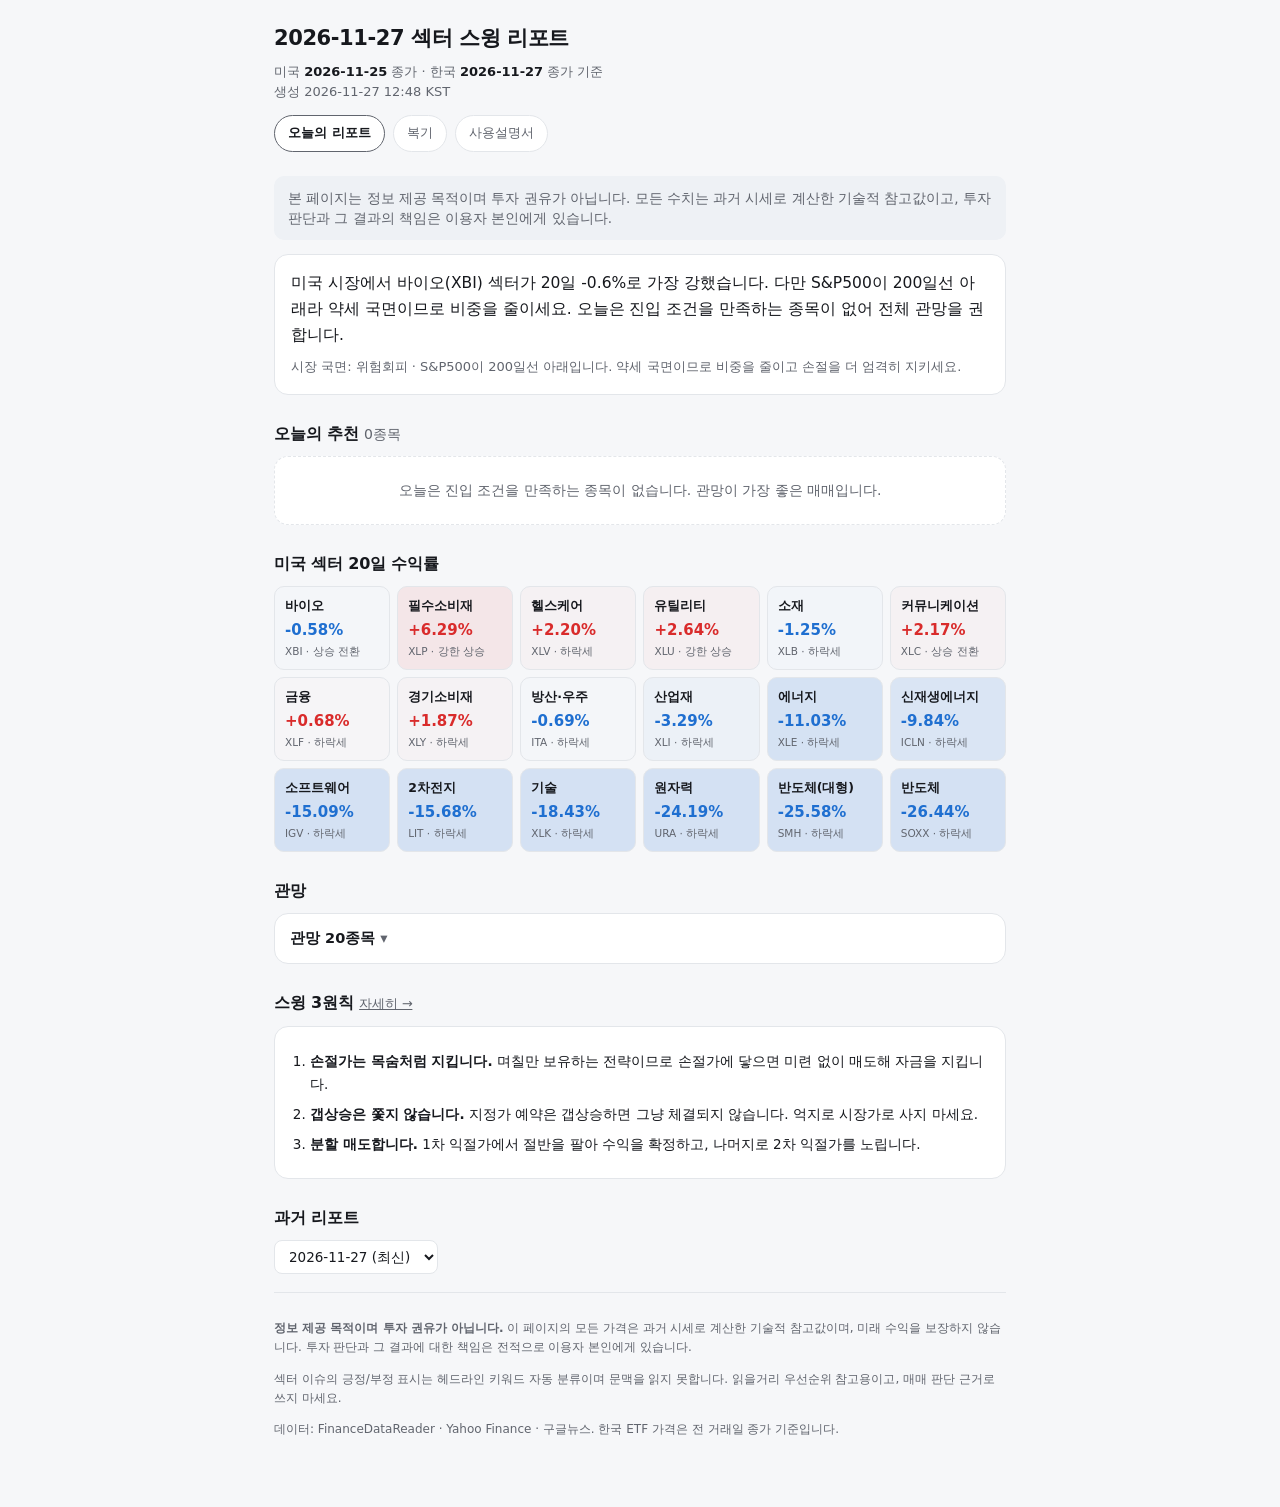
<file: docs/index.html>
<!doctype html>
<html lang="ko">
<head>
<meta charset="utf-8">
<meta name="viewport" content="width=device-width, initial-scale=1, viewport-fit=cover">
<meta name="color-scheme" content="light dark">
<meta name="description" content="미국 섹터 흐름을 한국 섹터 ETF 스윙 매매로 연결하는 매일 아침 리포트">
<title>섹터 스윙 리포트</title>
<link rel="stylesheet" href="assets/style.css">
</head>
<body>
<div class="wrap">

  <header>
    <h1 id="title">섹터 스윙 리포트</h1>
    <div class="meta" id="meta">불러오는 중…</div>
    <nav class="nav">
      <a href="index.html" class="on">오늘의 리포트</a>
      <a href="review.html">복기</a>
      <a href="guide.html">사용설명서</a>
    </nav>
  </header>

  <div id="banners"></div>

  <div class="headline" id="headline"></div>

  <h2>오늘의 추천 <span class="cnt" id="picks-cnt"></span></h2>
  <div id="picks"></div>

  <h2>미국 섹터 20일 수익률</h2>
  <div id="heat"></div>

  <h2>관망</h2>
  <div id="watch"></div>

  <h2>스윙 3원칙 <span class="cnt"><a href="guide.html" style="font-size:13px">자세히 →</a></span></h2>
  <div class="rules">
    <ol>
      <li><b>손절가는 목숨처럼 지킵니다.</b> 며칠만 보유하는 전략이므로 손절가에 닿으면 미련 없이 매도해 자금을 지킵니다.</li>
      <li><b>갭상승은 쫓지 않습니다.</b> 지정가 예약은 갭상승하면 그냥 체결되지 않습니다. 억지로 시장가로 사지 마세요.</li>
      <li><b>분할 매도합니다.</b> 1차 익절가에서 절반을 팔아 수익을 확정하고, 나머지로 2차 익절가를 노립니다.</li>
    </ol>
  </div>

  <div id="archive-sec" hidden>
    <h2>과거 리포트</h2>
    <select id="archive" aria-label="과거 리포트 날짜 선택"></select>
  </div>

  <div class="disc">
    <p><b>정보 제공 목적이며 투자 권유가 아닙니다.</b> 이 페이지의 모든 가격은 과거 시세로 계산한 기술적 참고값이며,
    미래 수익을 보장하지 않습니다. 투자 판단과 그 결과에 대한 책임은 전적으로 이용자 본인에게 있습니다.</p>
    <p id="issue-disc"></p>
    <p>데이터: FinanceDataReader · Yahoo Finance · 구글뉴스. 한국 ETF 가격은 전 거래일 종가 기준입니다.</p>
  </div>

</div>
<script src="assets/app.js"></script>
</body>
</html>
</file>
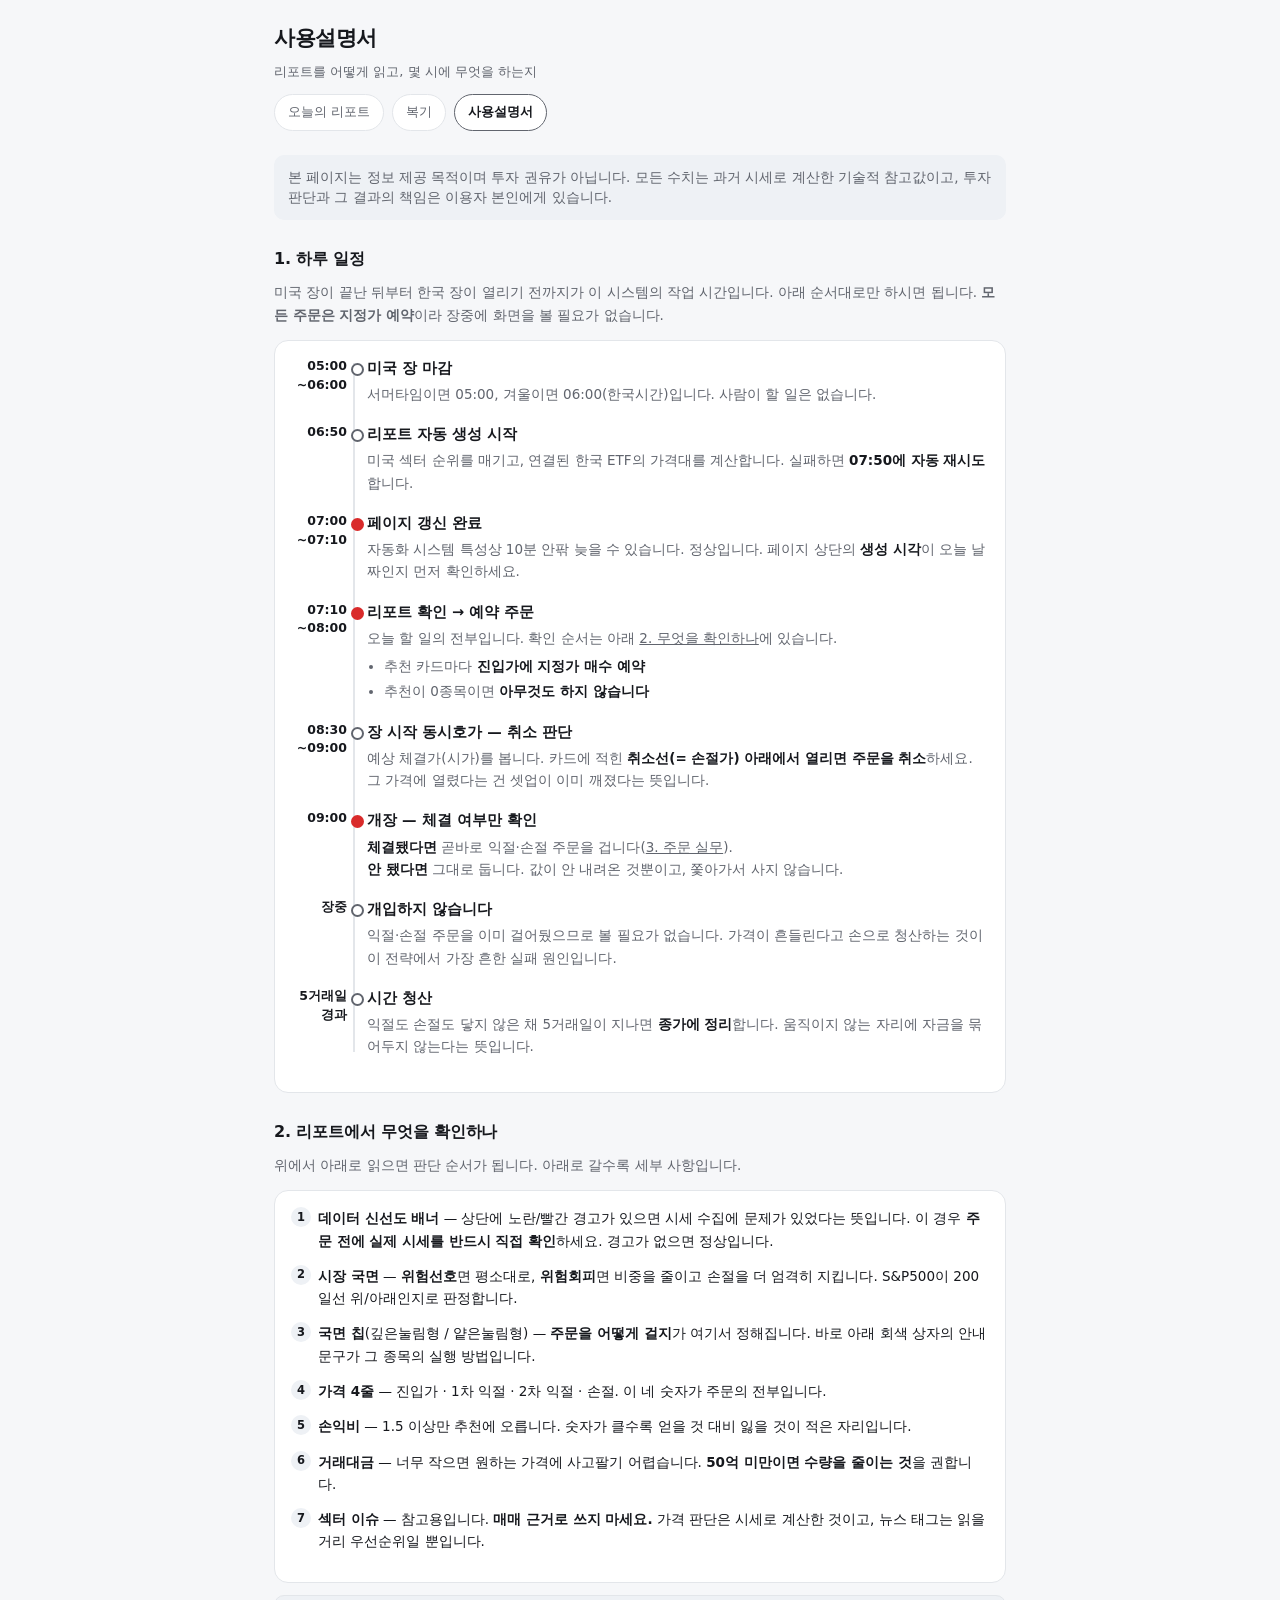
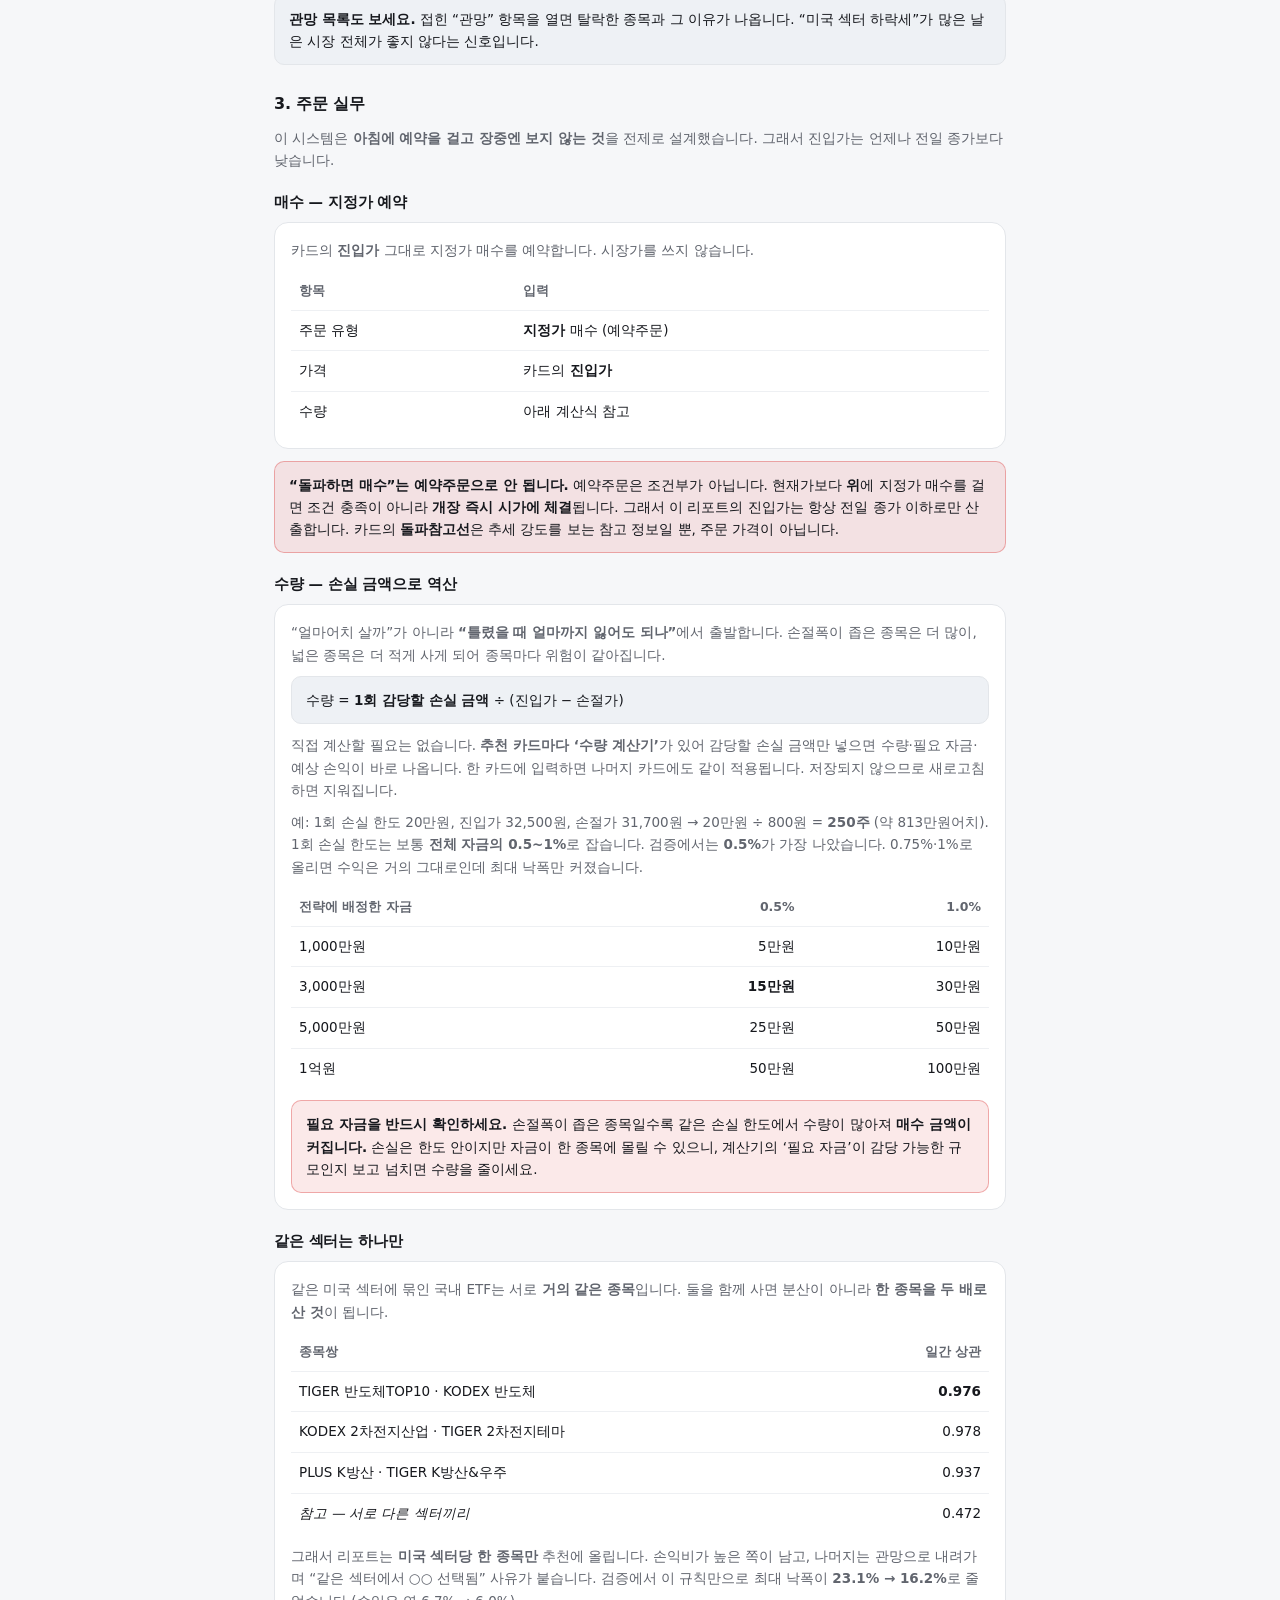
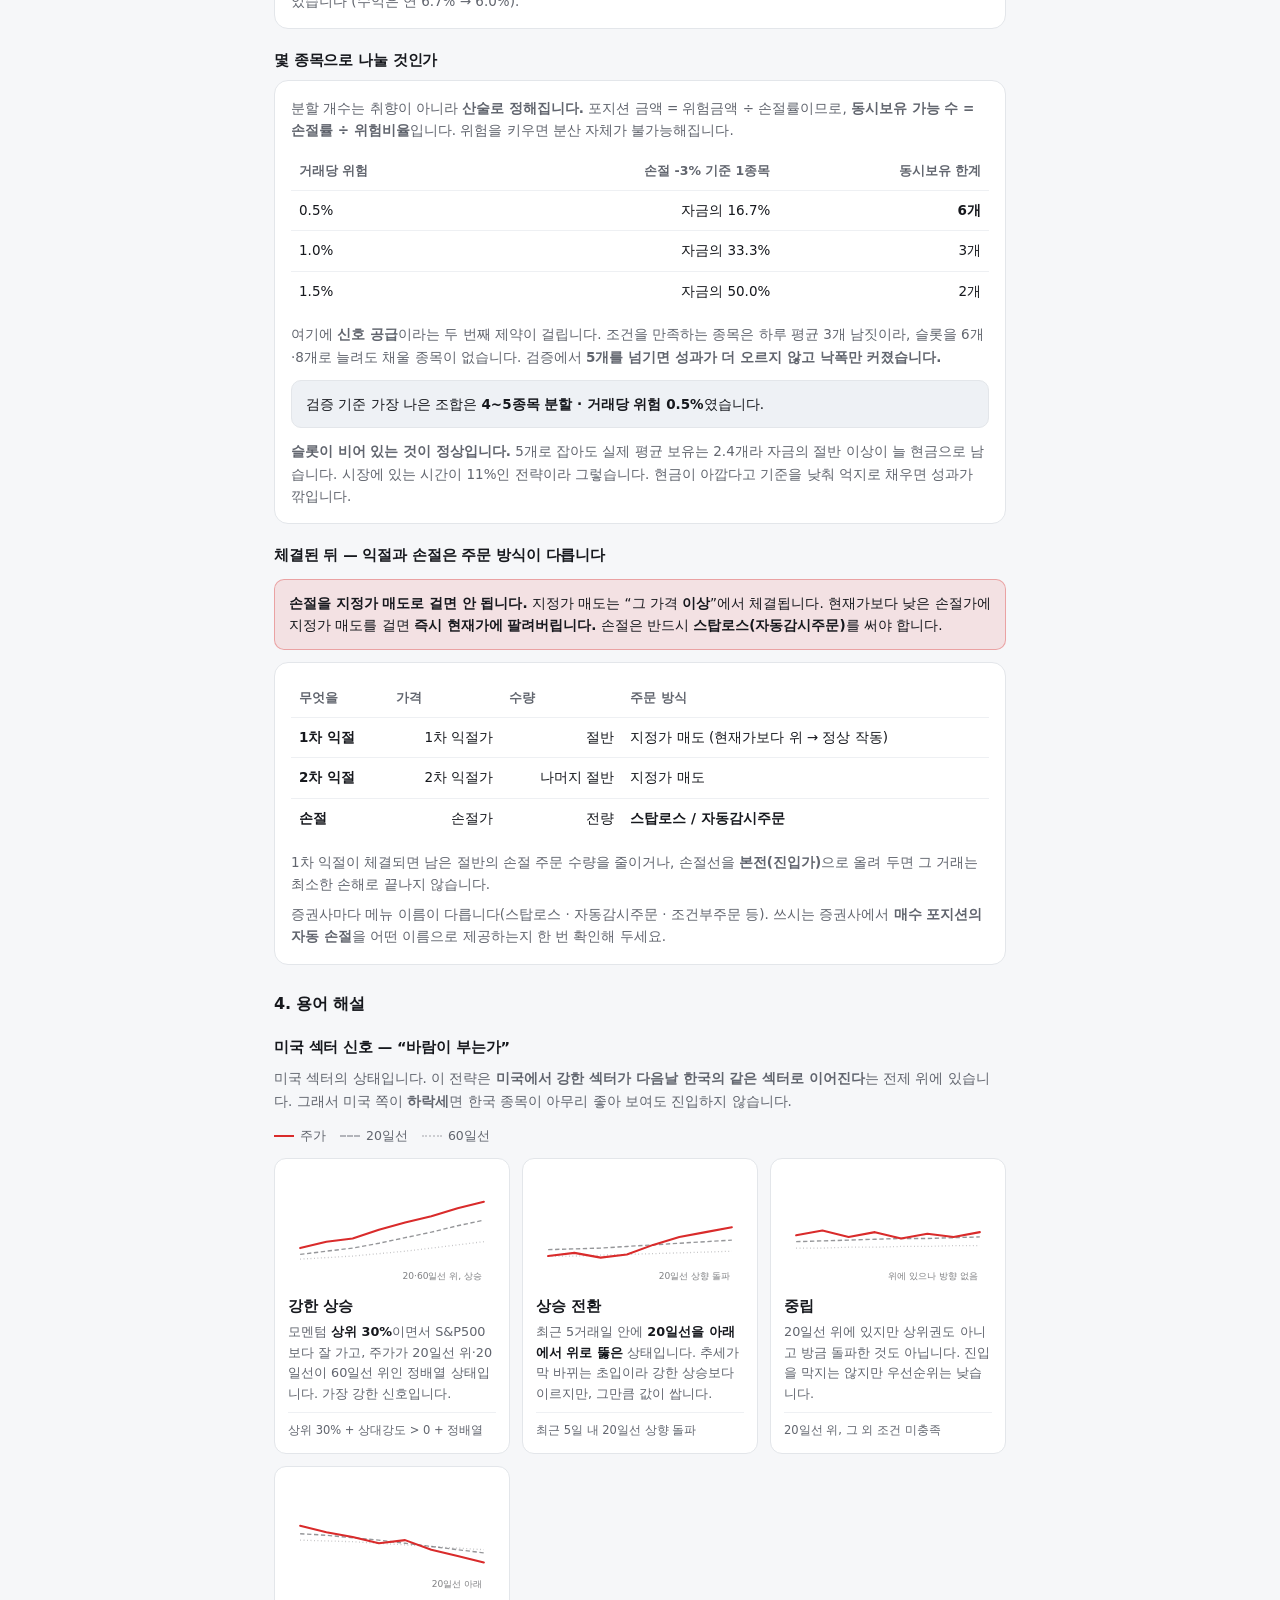
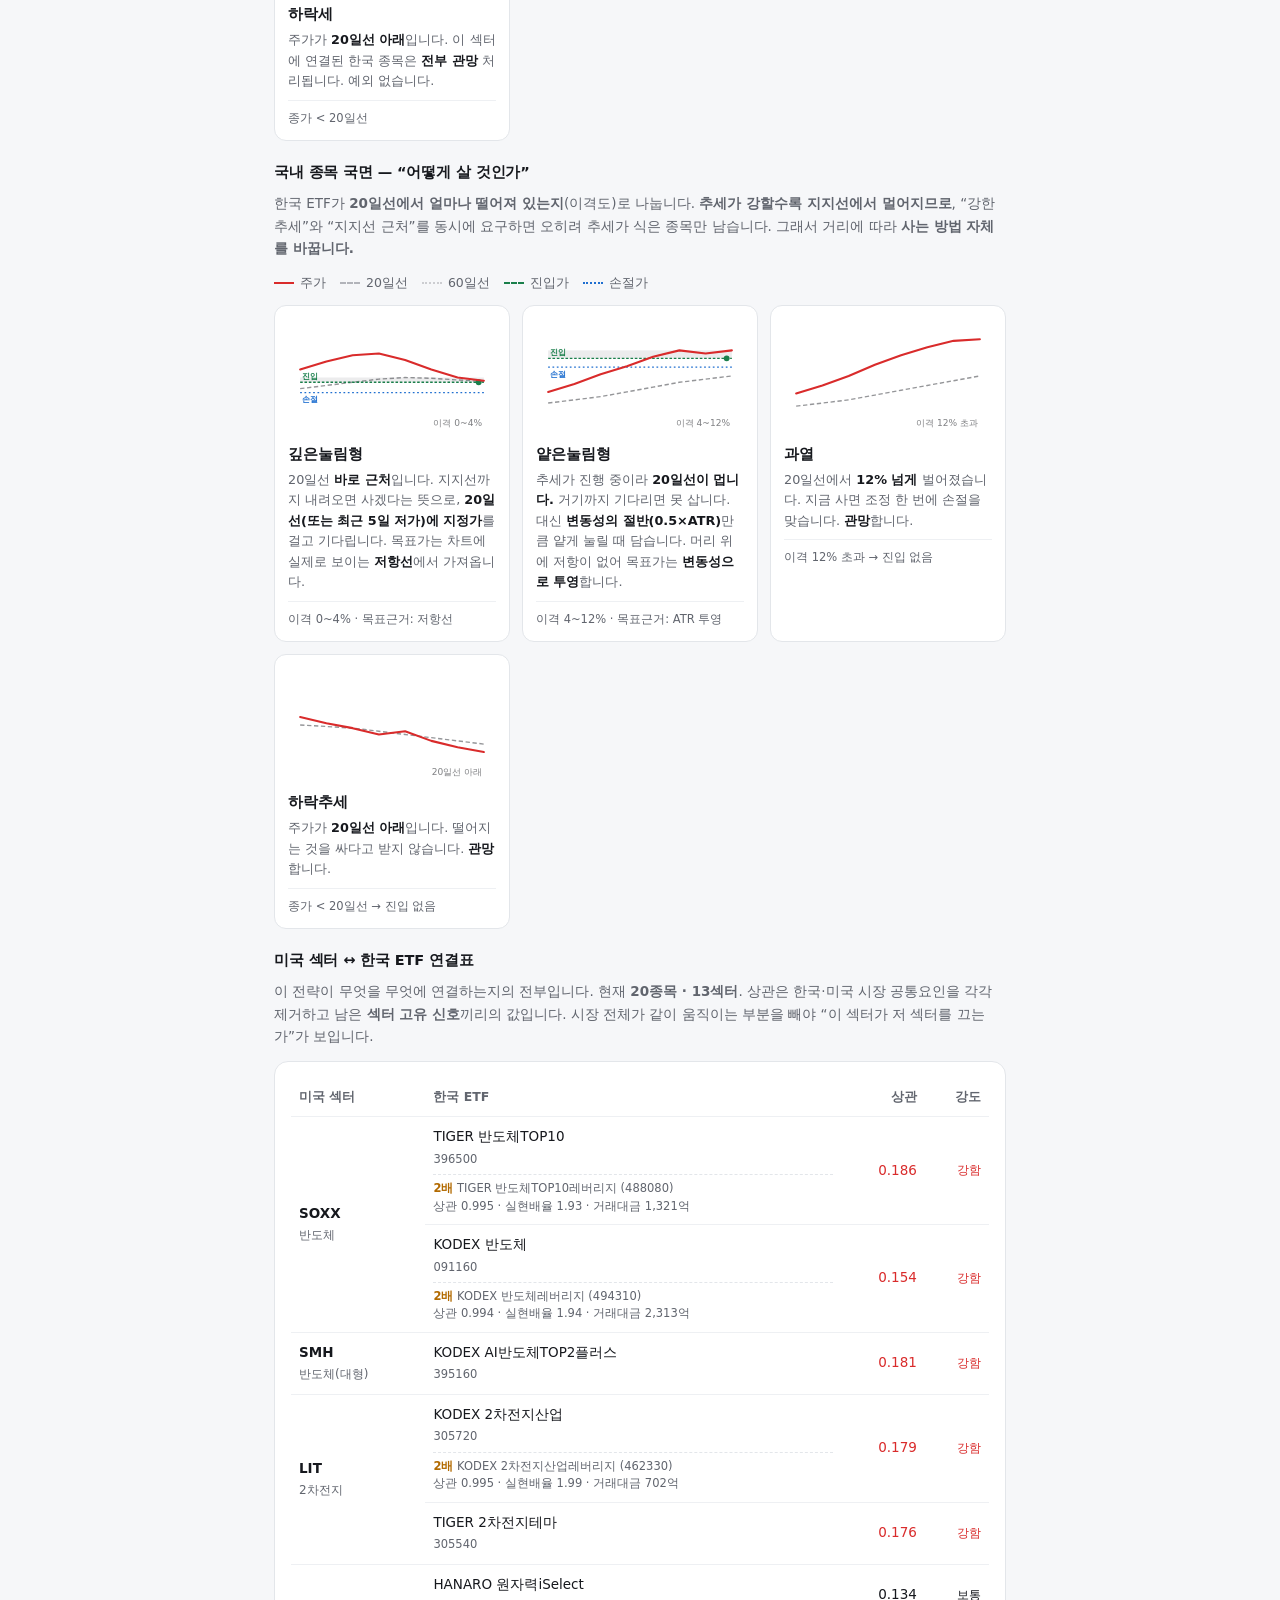
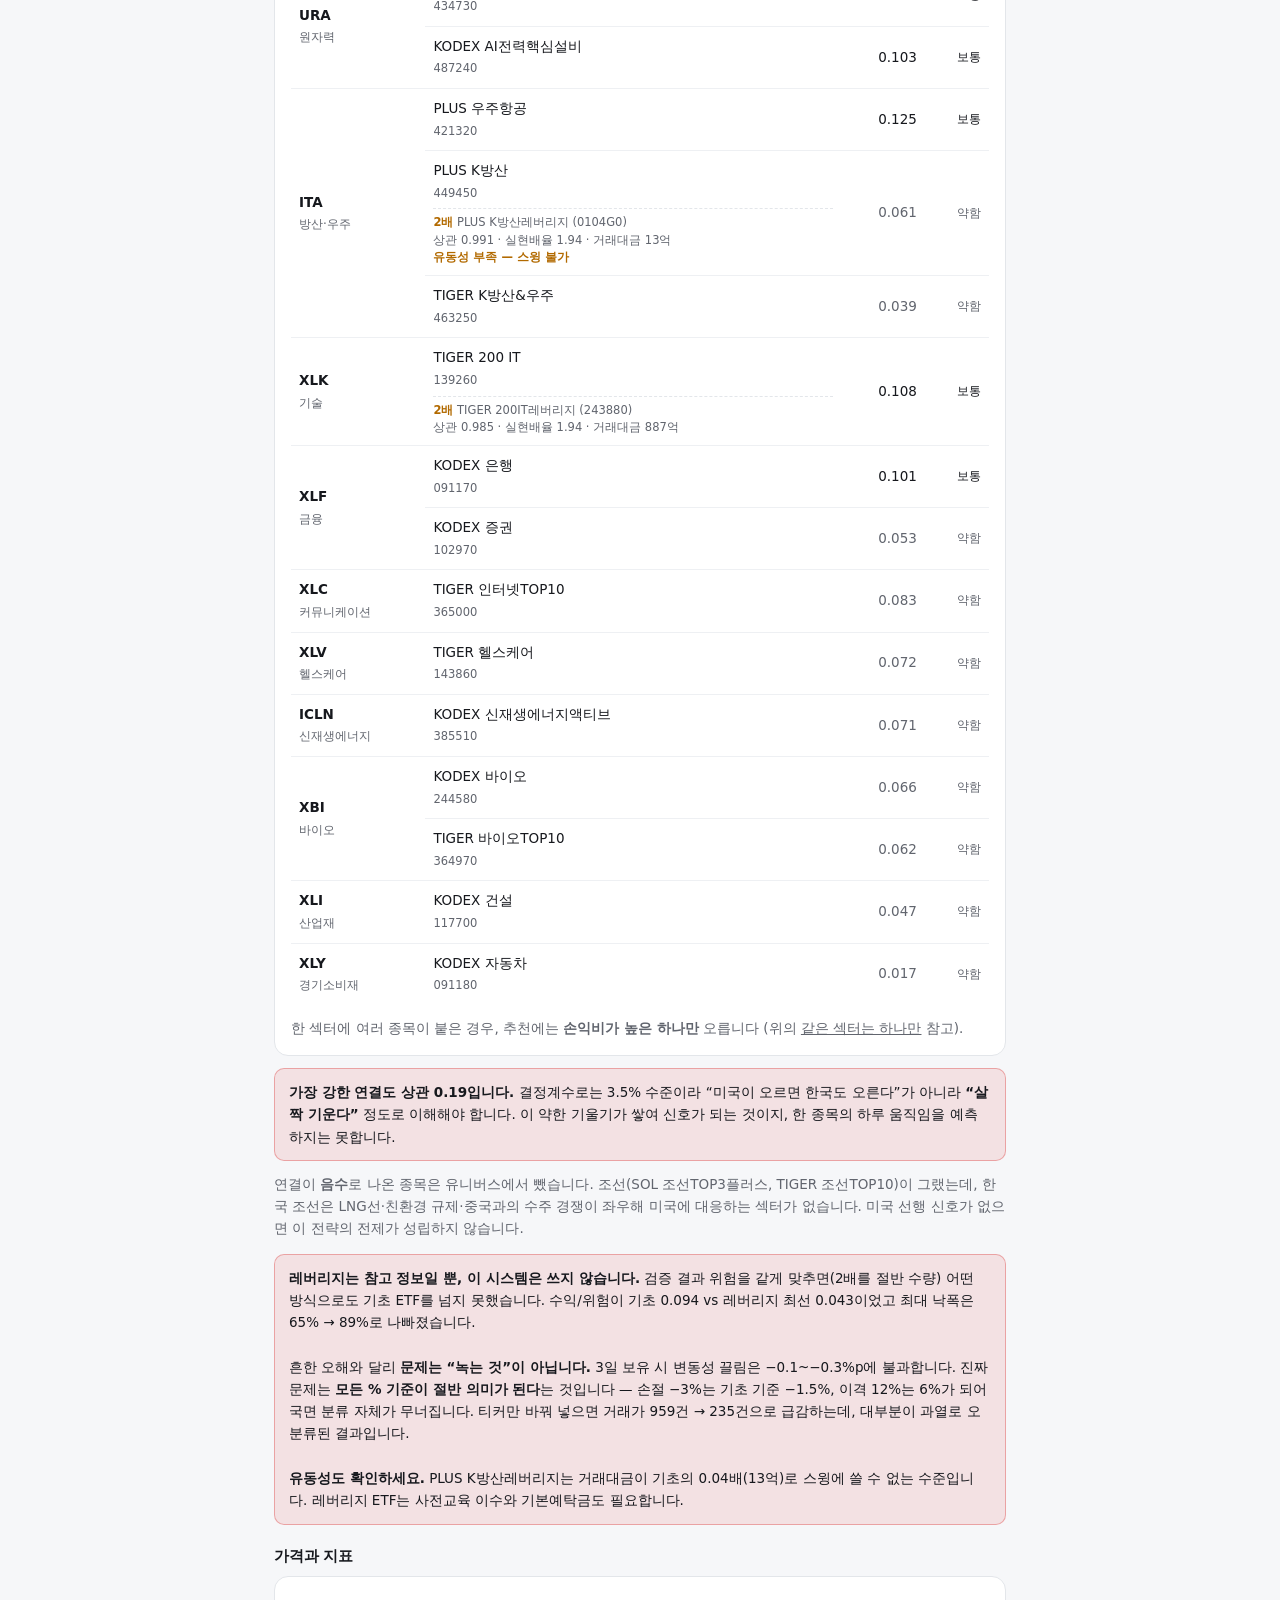
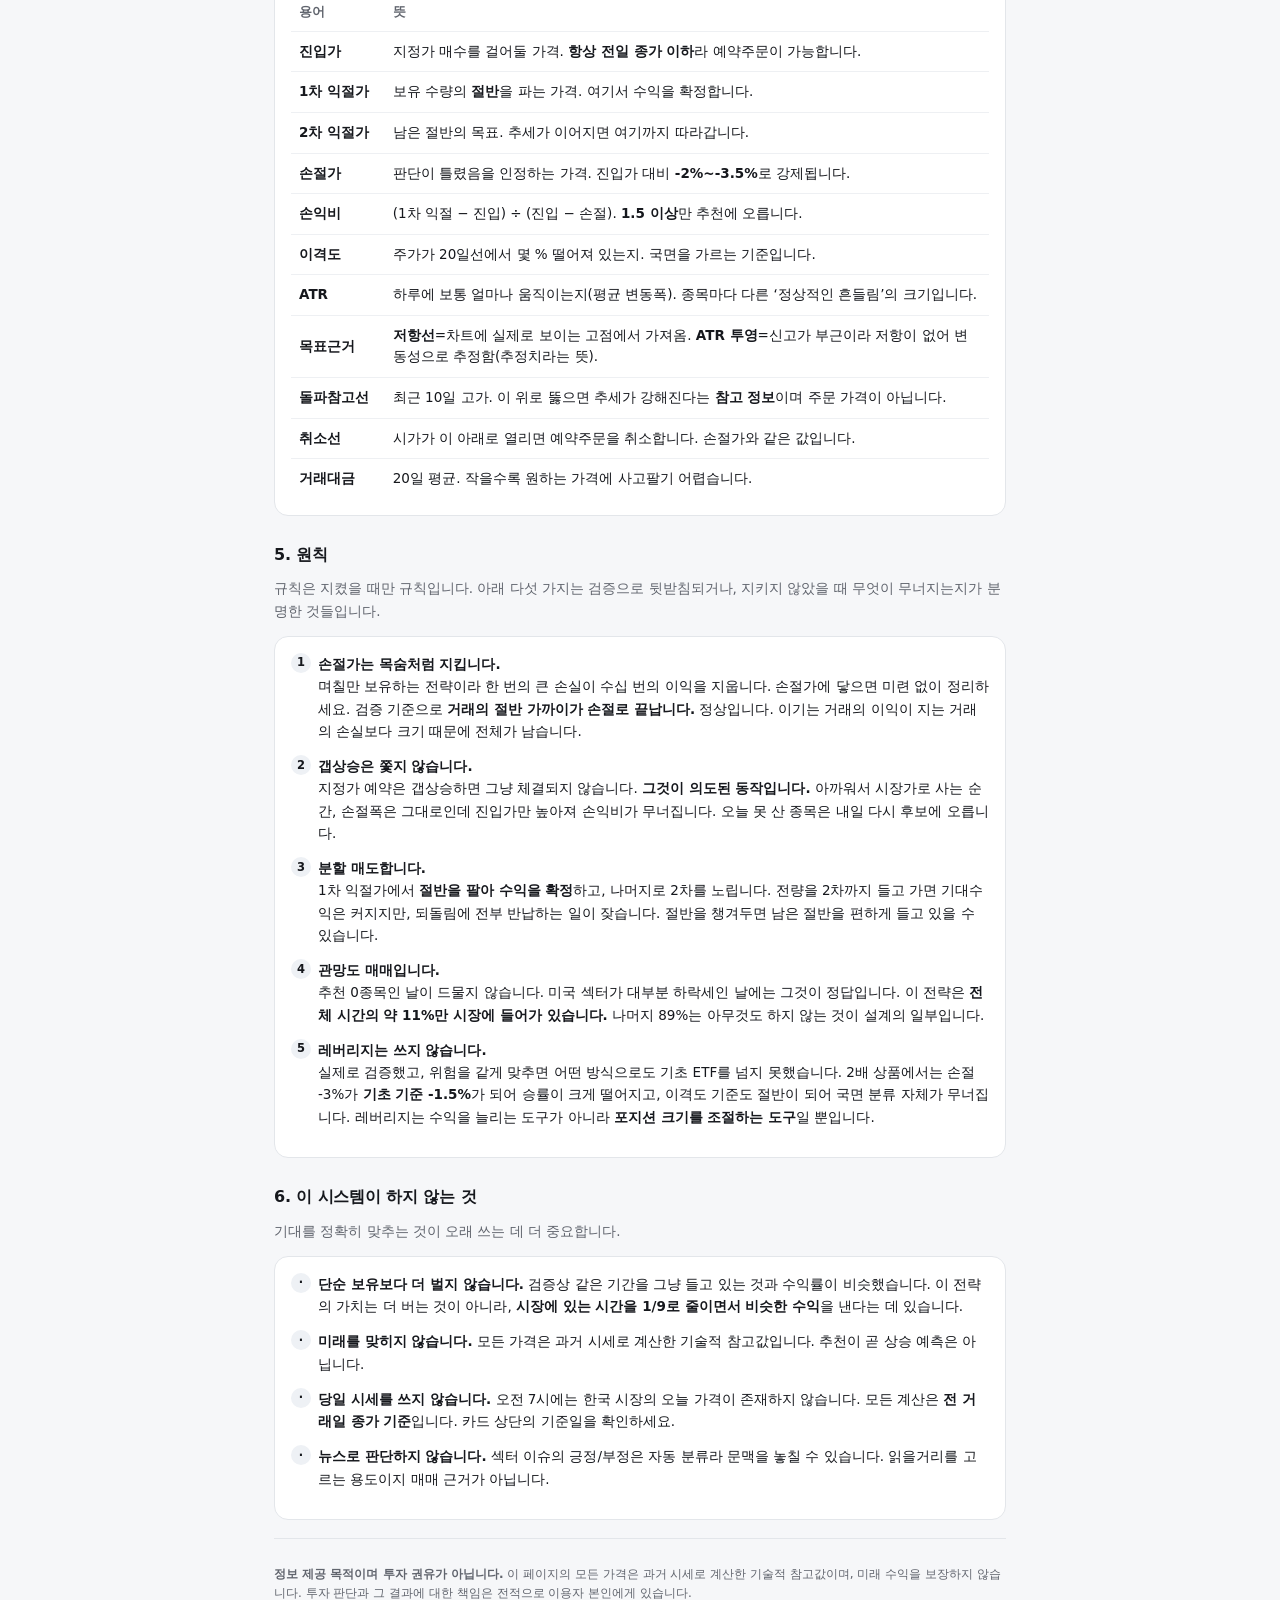
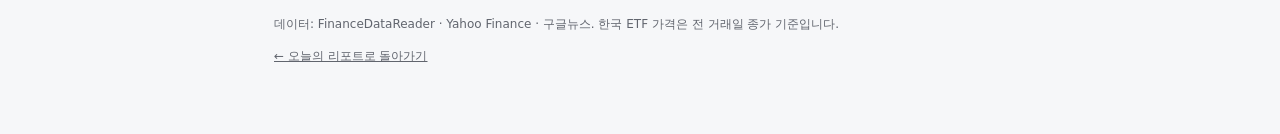
<file: docs/guide.html>
<!doctype html>
<html lang="ko">
<head>
<meta charset="utf-8">
<meta name="viewport" content="width=device-width, initial-scale=1, viewport-fit=cover">
<meta name="color-scheme" content="light dark">
<meta name="description" content="섹터 스윙 리포트 사용설명서 - 하루 일정, 용어 해설, 원칙">
<title>사용설명서 · 섹터 스윙 리포트</title>
<link rel="stylesheet" href="assets/style.css">
</head>
<body>
<div class="wrap">

  <header>
    <h1>사용설명서</h1>
    <div class="meta">리포트를 어떻게 읽고, 몇 시에 무엇을 하는지</div>
    <nav class="nav">
      <a href="index.html">오늘의 리포트</a>
      <a href="review.html">복기</a>
      <a href="guide.html" class="on">사용설명서</a>
    </nav>
  </header>

  <div class="banner note">
    본 페이지는 정보 제공 목적이며 투자 권유가 아닙니다. 모든 수치는 과거 시세로 계산한 기술적
    참고값이고, 투자 판단과 그 결과의 책임은 이용자 본인에게 있습니다.
  </div>

  <h2>1. 하루 일정</h2>
  <p class="lead">
    미국 장이 끝난 뒤부터 한국 장이 열리기 전까지가 이 시스템의 작업 시간입니다.
    아래 순서대로만 하시면 됩니다. <b>모든 주문은 지정가 예약</b>이라 장중에 화면을 볼 필요가 없습니다.
  </p>

  <div class="g-card">
  <div class="tl">

    <div class="tl-item">
      <div class="tl-time">05:00<br>~06:00</div>
      <div class="tl-h">미국 장 마감</div>
      <div class="tl-b">서머타임이면 05:00, 겨울이면 06:00(한국시간)입니다. 사람이 할 일은 없습니다.</div>
    </div>

    <div class="tl-item">
      <div class="tl-time">06:50</div>
      <div class="tl-h">리포트 자동 생성 시작</div>
      <div class="tl-b">
        미국 섹터 순위를 매기고, 연결된 한국 ETF의 가격대를 계산합니다.
        실패하면 <b>07:50에 자동 재시도</b>합니다.
      </div>
    </div>

    <div class="tl-item key">
      <div class="tl-time">07:00<br>~07:10</div>
      <div class="tl-h">페이지 갱신 완료</div>
      <div class="tl-b">
        자동화 시스템 특성상 10분 안팎 늦을 수 있습니다. 정상입니다.
        페이지 상단의 <b>생성 시각</b>이 오늘 날짜인지 먼저 확인하세요.
      </div>
    </div>

    <div class="tl-item key">
      <div class="tl-time">07:10<br>~08:00</div>
      <div class="tl-h">리포트 확인 → 예약 주문</div>
      <div class="tl-b">
        오늘 할 일의 전부입니다. 확인 순서는 아래 <a href="#check">2. 무엇을 확인하나</a>에 있습니다.
        <ul>
          <li>추천 카드마다 <b>진입가에 지정가 매수 예약</b></li>
          <li>추천이 0종목이면 <b>아무것도 하지 않습니다</b></li>
        </ul>
      </div>
    </div>

    <div class="tl-item">
      <div class="tl-time">08:30<br>~09:00</div>
      <div class="tl-h">장 시작 동시호가 — 취소 판단</div>
      <div class="tl-b">
        예상 체결가(시가)를 봅니다. 카드에 적힌 <b>취소선(= 손절가) 아래에서 열리면 주문을 취소</b>하세요.
        그 가격에 열렸다는 건 셋업이 이미 깨졌다는 뜻입니다.
      </div>
    </div>

    <div class="tl-item key">
      <div class="tl-time">09:00</div>
      <div class="tl-h">개장 — 체결 여부만 확인</div>
      <div class="tl-b">
        <b>체결됐다면</b> 곧바로 익절·손절 주문을 겁니다(<a href="#order">3. 주문 실무</a>).<br>
        <b>안 됐다면</b> 그대로 둡니다. 값이 안 내려온 것뿐이고, 쫓아가서 사지 않습니다.
      </div>
    </div>

    <div class="tl-item">
      <div class="tl-time">장중</div>
      <div class="tl-h">개입하지 않습니다</div>
      <div class="tl-b">
        익절·손절 주문을 이미 걸어뒀으므로 볼 필요가 없습니다.
        가격이 흔들린다고 손으로 청산하는 것이 이 전략에서 가장 흔한 실패 원인입니다.
      </div>
    </div>

    <div class="tl-item">
      <div class="tl-time">5거래일<br>경과</div>
      <div class="tl-h">시간 청산</div>
      <div class="tl-b">
        익절도 손절도 닿지 않은 채 5거래일이 지나면 <b>종가에 정리</b>합니다.
        움직이지 않는 자리에 자금을 묶어두지 않는다는 뜻입니다.
      </div>
    </div>

  </div>
  </div>

  <h2 id="check">2. 리포트에서 무엇을 확인하나</h2>
  <p class="lead">위에서 아래로 읽으면 판단 순서가 됩니다. 아래로 갈수록 세부 사항입니다.</p>

  <div class="g-card">
    <ul class="plist">
      <li><span class="num">1</span><div>
        <b>데이터 신선도 배너</b> — 상단에 노란/빨간 경고가 있으면 시세 수집에 문제가 있었다는 뜻입니다.
        이 경우 <b>주문 전에 실제 시세를 반드시 직접 확인</b>하세요. 경고가 없으면 정상입니다.
      </div></li>
      <li><span class="num">2</span><div>
        <b>시장 국면</b> — <b>위험선호</b>면 평소대로, <b>위험회피</b>면 비중을 줄이고 손절을 더 엄격히 지킵니다.
        S&amp;P500이 200일선 위/아래인지로 판정합니다.
      </div></li>
      <li><span class="num">3</span><div>
        <b>국면 칩</b>(깊은눌림형 / 얕은눌림형) — <b>주문을 어떻게 걸지</b>가 여기서 정해집니다.
        바로 아래 회색 상자의 안내 문구가 그 종목의 실행 방법입니다.
      </div></li>
      <li><span class="num">4</span><div>
        <b>가격 4줄</b> — 진입가 · 1차 익절 · 2차 익절 · 손절. 이 네 숫자가 주문의 전부입니다.
      </div></li>
      <li><span class="num">5</span><div>
        <b>손익비</b> — 1.5 이상만 추천에 오릅니다. 숫자가 클수록 얻을 것 대비 잃을 것이 적은 자리입니다.
      </div></li>
      <li><span class="num">6</span><div>
        <b>거래대금</b> — 너무 작으면 원하는 가격에 사고팔기 어렵습니다.
        <b>50억 미만이면 수량을 줄이는 것</b>을 권합니다.
      </div></li>
      <li><span class="num">7</span><div>
        <b>섹터 이슈</b> — 참고용입니다. <b>매매 근거로 쓰지 마세요.</b>
        가격 판단은 시세로 계산한 것이고, 뉴스 태그는 읽을거리 우선순위일 뿐입니다.
      </div></li>
    </ul>
  </div>

  <div class="callout info">
    <b>관망 목록도 보세요.</b> 접힌 &ldquo;관망&rdquo; 항목을 열면 탈락한 종목과 그 이유가 나옵니다.
    &ldquo;미국 섹터 하락세&rdquo;가 많은 날은 시장 전체가 좋지 않다는 신호입니다.
  </div>

  <h2 id="order">3. 주문 실무</h2>
  <p class="lead">
    이 시스템은 <b>아침에 예약을 걸고 장중엔 보지 않는 것</b>을 전제로 설계했습니다.
    그래서 진입가는 언제나 전일 종가보다 낮습니다.
  </p>

  <h3>매수 — 지정가 예약</h3>
  <div class="g-card">
    <p class="lead" style="margin:0 0 10px">
      카드의 <b>진입가</b> 그대로 지정가 매수를 예약합니다. 시장가를 쓰지 않습니다.
    </p>
    <div class="wrapx"><table class="tbl">
      <tr><th>항목</th><th>입력</th></tr>
      <tr><td>주문 유형</td><td><b>지정가</b> 매수 (예약주문)</td></tr>
      <tr><td>가격</td><td>카드의 <b>진입가</b></td></tr>
      <tr><td>수량</td><td>아래 계산식 참고</td></tr>
    </table></div>
  </div>

  <div class="callout danger">
    <b>&ldquo;돌파하면 매수&rdquo;는 예약주문으로 안 됩니다.</b>
    예약주문은 조건부가 아닙니다. 현재가보다 <b>위</b>에 지정가 매수를 걸면 조건 충족이 아니라
    <b>개장 즉시 시가에 체결</b>됩니다. 그래서 이 리포트의 진입가는 항상 전일 종가 이하로만 산출합니다.
    카드의 <b>돌파참고선</b>은 추세 강도를 보는 참고 정보일 뿐, 주문 가격이 아닙니다.
  </div>

  <h3>수량 — 손실 금액으로 역산</h3>
  <div class="g-card">
    <p class="lead" style="margin:0 0 10px">
      &ldquo;얼마어치 살까&rdquo;가 아니라 <b>&ldquo;틀렸을 때 얼마까지 잃어도 되나&rdquo;</b>에서 출발합니다.
      손절폭이 좁은 종목은 더 많이, 넓은 종목은 더 적게 사게 되어 종목마다 위험이 같아집니다.
    </p>
    <div class="callout info" style="margin:0">
      수량 = <b>1회 감당할 손실 금액</b> ÷ (진입가 − 손절가)
    </div>
    <p class="lead" style="margin:10px 0 0">
      직접 계산할 필요는 없습니다. <b>추천 카드마다 &lsquo;수량 계산기&rsquo;</b>가 있어
      감당할 손실 금액만 넣으면 수량·필요 자금·예상 손익이 바로 나옵니다.
      한 카드에 입력하면 나머지 카드에도 같이 적용됩니다. 저장되지 않으므로 새로고침하면 지워집니다.
    </p>
    <p class="lead" style="margin:10px 0 0">
      예: 1회 손실 한도 20만원, 진입가 32,500원, 손절가 31,700원 →
      20만원 ÷ 800원 = <b>250주</b> (약 813만원어치).
      1회 손실 한도는 보통 <b>전체 자금의 0.5~1%</b>로 잡습니다.
      검증에서는 <b>0.5%</b>가 가장 나았습니다. 0.75%·1%로 올리면 수익은 거의 그대로인데
      최대 낙폭만 커졌습니다.
    </p>
    <div class="wrapx" style="margin-top:10px"><table class="tbl">
      <tr><th>전략에 배정한 자금</th><th class="n">0.5%</th><th class="n">1.0%</th></tr>
      <tr><td>1,000만원</td><td class="n">5만원</td><td class="n">10만원</td></tr>
      <tr><td>3,000만원</td><td class="n"><b>15만원</b></td><td class="n">30만원</td></tr>
      <tr><td>5,000만원</td><td class="n">25만원</td><td class="n">50만원</td></tr>
      <tr><td>1억원</td><td class="n">50만원</td><td class="n">100만원</td></tr>
    </table></div>
    <div class="callout danger" style="margin:12px 0 0">
      <b>필요 자금을 반드시 확인하세요.</b> 손절폭이 좁은 종목일수록 같은 손실 한도에서
      수량이 많아져 <b>매수 금액이 커집니다.</b> 손실은 한도 안이지만 자금이 한 종목에 몰릴 수 있으니,
      계산기의 &lsquo;필요 자금&rsquo;이 감당 가능한 규모인지 보고 넘치면 수량을 줄이세요.
    </div>
  </div>

  <h3 id="sector-one">같은 섹터는 하나만</h3>
  <div class="g-card">
    <p class="lead" style="margin:0 0 10px">
      같은 미국 섹터에 묶인 국내 ETF는 서로 <b>거의 같은 종목</b>입니다.
      둘을 함께 사면 분산이 아니라 <b>한 종목을 두 배로 산 것</b>이 됩니다.
    </p>
    <div class="wrapx"><table class="tbl">
      <tr><th>종목쌍</th><th class="n">일간 상관</th></tr>
      <tr><td>TIGER 반도체TOP10 · KODEX 반도체</td><td class="n"><b>0.976</b></td></tr>
      <tr><td>KODEX 2차전지산업 · TIGER 2차전지테마</td><td class="n">0.978</td></tr>
      <tr><td>PLUS K방산 · TIGER K방산&amp;우주</td><td class="n">0.937</td></tr>
      <tr><td><i>참고 — 서로 다른 섹터끼리</i></td><td class="n">0.472</td></tr>
    </table></div>
    <p class="lead" style="margin:12px 0 0">
      그래서 리포트는 <b>미국 섹터당 한 종목만</b> 추천에 올립니다.
      손익비가 높은 쪽이 남고, 나머지는 관망으로 내려가며
      &ldquo;같은 섹터에서 ○○ 선택됨&rdquo; 사유가 붙습니다.
      검증에서 이 규칙만으로 최대 낙폭이 <b>23.1% → 16.2%</b>로 줄었습니다
      (수익은 연 6.7% → 6.0%).
    </p>
  </div>

  <h3>몇 종목으로 나눌 것인가</h3>
  <div class="g-card">
    <p class="lead" style="margin:0 0 10px">
      분할 개수는 취향이 아니라 <b>산술로 정해집니다.</b>
      포지션 금액 = 위험금액 ÷ 손절률이므로,
      <b>동시보유 가능 수 = 손절률 ÷ 위험비율</b>입니다.
      위험을 키우면 분산 자체가 불가능해집니다.
    </p>
    <div class="wrapx"><table class="tbl">
      <tr><th>거래당 위험</th><th class="n">손절 -3% 기준 1종목</th><th class="n">동시보유 한계</th></tr>
      <tr><td>0.5%</td><td class="n">자금의 16.7%</td><td class="n"><b>6개</b></td></tr>
      <tr><td>1.0%</td><td class="n">자금의 33.3%</td><td class="n">3개</td></tr>
      <tr><td>1.5%</td><td class="n">자금의 50.0%</td><td class="n">2개</td></tr>
    </table></div>
    <p class="lead" style="margin:12px 0 0">
      여기에 <b>신호 공급</b>이라는 두 번째 제약이 걸립니다. 조건을 만족하는 종목은
      하루 평균 3개 남짓이라, 슬롯을 6개·8개로 늘려도 채울 종목이 없습니다.
      검증에서 <b>5개를 넘기면 성과가 더 오르지 않고 낙폭만 커졌습니다.</b>
    </p>
    <div class="callout info" style="margin:12px 0 0">
      검증 기준 가장 나은 조합은 <b>4~5종목 분할 · 거래당 위험 0.5%</b>였습니다.
    </div>
    <p class="lead" style="margin:12px 0 0">
      <b>슬롯이 비어 있는 것이 정상입니다.</b> 5개로 잡아도 실제 평균 보유는 2.4개라
      자금의 절반 이상이 늘 현금으로 남습니다. 시장에 있는 시간이 11%인 전략이라 그렇습니다.
      현금이 아깝다고 기준을 낮춰 억지로 채우면 성과가 깎입니다.
    </p>
  </div>

  <h3>체결된 뒤 — 익절과 손절은 주문 방식이 다릅니다</h3>
  <div class="callout danger">
    <b>손절을 지정가 매도로 걸면 안 됩니다.</b>
    지정가 매도는 &ldquo;그 가격 <b>이상</b>&rdquo;에서 체결됩니다. 현재가보다 낮은 손절가에 지정가 매도를 걸면
    <b>즉시 현재가에 팔려버립니다.</b> 손절은 반드시 <b>스탑로스(자동감시주문)</b>를 써야 합니다.
  </div>
  <div class="g-card">
    <div class="wrapx"><table class="tbl">
      <tr><th>무엇을</th><th>가격</th><th>수량</th><th>주문 방식</th></tr>
      <tr><td><b>1차 익절</b></td><td class="n">1차 익절가</td><td class="n">절반</td>
          <td>지정가 매도 (현재가보다 위 → 정상 작동)</td></tr>
      <tr><td><b>2차 익절</b></td><td class="n">2차 익절가</td><td class="n">나머지 절반</td>
          <td>지정가 매도</td></tr>
      <tr><td><b>손절</b></td><td class="n">손절가</td><td class="n">전량</td>
          <td><b>스탑로스 / 자동감시주문</b></td></tr>
    </table></div>
    <p class="lead" style="margin:12px 0 0">
      1차 익절이 체결되면 남은 절반의 손절 주문 수량을 줄이거나,
      손절선을 <b>본전(진입가)</b>으로 올려 두면 그 거래는 최소한 손해로 끝나지 않습니다.
    </p>
    <p class="lead" style="margin:8px 0 0">
      증권사마다 메뉴 이름이 다릅니다(스탑로스 · 자동감시주문 · 조건부주문 등).
      쓰시는 증권사에서 <b>매수 포지션의 자동 손절</b>을 어떤 이름으로 제공하는지 한 번 확인해 두세요.
    </p>
  </div>

  <h2>4. 용어 해설</h2>

  <h3>미국 섹터 신호 &mdash; &ldquo;바람이 부는가&rdquo;</h3>
  <p class="lead">
    미국 섹터의 상태입니다. 이 전략은 <b>미국에서 강한 섹터가 다음날 한국의 같은 섹터로 이어진다</b>는
    전제 위에 있습니다. 그래서 미국 쪽이 <b>하락세</b>면 한국 종목이 아무리 좋아 보여도 진입하지 않습니다.
  </p>
  <div class="legend">
    <span><i class="swatch" style="border-color:var(--up)"></i>주가</span>
    <span><i class="swatch" style="border-color:currentColor;opacity:.45;border-top-style:dashed"></i>20일선</span>
    <span><i class="swatch" style="border-color:currentColor;opacity:.28;border-top-style:dotted"></i>60일선</span>
  </div>
  <div class="dgrid">
    <div class="dg">
      <svg viewBox="0 0 240 132" xmlns="http://www.w3.org/2000/svg" role="img"><polyline points="14.0,100.6 44.3,98.8 74.6,97.0 104.9,94.2 135.1,91.4 165.4,87.8 195.7,84.1 226.0,80.4" fill="none" stroke="currentColor" stroke-opacity=".28" stroke-width="1.5" stroke-dasharray="1 3"/><polyline points="14.0,95.1 44.3,91.4 74.6,87.8 104.9,82.2 135.1,75.8 165.4,69.4 195.7,62.0 226.0,55.6" fill="none" stroke="currentColor" stroke-opacity=".45" stroke-width="1.6" stroke-dasharray="5 3"/><polyline points="14.0,87.8 44.3,80.4 74.6,76.7 104.9,66.6 135.1,58.3 165.4,51.0 195.7,41.8 226.0,34.4" fill="none" stroke="var(--up)" stroke-width="2.4" stroke-linejoin="round" stroke-linecap="round"/><text x="224" y="124" text-anchor="end" font-size="10.5" fill="currentColor" opacity=".55">20·60일선 위, 상승</text></svg>
      <div class="dg-t">강한 상승</div>
      <div class="dg-d">모멘텀 <b>상위 30%</b>이면서 S&amp;P500보다 잘 가고, 주가가 20일선 위·20일선이 60일선 위인 정배열 상태입니다. 가장 강한 신호입니다.</div>
      <div class="dg-rule">상위 30% + 상대강도 &gt; 0 + 정배열</div>
    </div>

    <div class="dg">
      <svg viewBox="0 0 240 132" xmlns="http://www.w3.org/2000/svg" role="img"><polyline points="14.0,97.0 44.3,97.0 74.6,96.0 104.9,95.1 135.1,94.2 165.4,93.3 195.7,92.4 226.0,91.4" fill="none" stroke="currentColor" stroke-opacity=".28" stroke-width="1.5" stroke-dasharray="1 3"/><polyline points="14.0,89.6 44.3,88.7 74.6,87.8 104.9,85.9 135.1,84.1 165.4,82.2 195.7,80.4 226.0,78.6" fill="none" stroke="currentColor" stroke-opacity=".45" stroke-width="1.6" stroke-dasharray="5 3"/><polyline points="14.0,97.0 44.3,93.3 74.6,98.8 104.9,95.1 135.1,84.1 165.4,74.9 195.7,69.4 226.0,63.8" fill="none" stroke="var(--up)" stroke-width="2.4" stroke-linejoin="round" stroke-linecap="round"/><text x="224" y="124" text-anchor="end" font-size="10.5" fill="currentColor" opacity=".55">20일선 상향 돌파</text></svg>
      <div class="dg-t">상승 전환</div>
      <div class="dg-d">최근 5거래일 안에 <b>20일선을 아래에서 위로 뚫은</b> 상태입니다. 추세가 막 바뀌는 초입이라 강한 상승보다 이르지만, 그만큼 값이 쌉니다.</div>
      <div class="dg-rule">최근 5일 내 20일선 상향 돌파</div>
    </div>

    <div class="dg">
      <svg viewBox="0 0 240 132" xmlns="http://www.w3.org/2000/svg" role="img"><polyline points="14.0,87.8 44.3,87.8 74.6,86.8 104.9,86.8 135.1,85.9 165.4,85.9 195.7,85.0 226.0,85.0" fill="none" stroke="currentColor" stroke-opacity=".28" stroke-width="1.5" stroke-dasharray="1 3"/><polyline points="14.0,80.4 44.3,79.5 74.6,78.6 104.9,77.6 135.1,76.7 165.4,76.7 195.7,75.8 226.0,74.9" fill="none" stroke="currentColor" stroke-opacity=".45" stroke-width="1.6" stroke-dasharray="5 3"/><polyline points="14.0,73.0 44.3,67.5 74.6,74.9 104.9,69.4 135.1,76.7 165.4,71.2 195.7,74.9 226.0,69.4" fill="none" stroke="var(--up)" stroke-width="2.4" stroke-linejoin="round" stroke-linecap="round"/><text x="224" y="124" text-anchor="end" font-size="10.5" fill="currentColor" opacity=".55">위에 있으나 방향 없음</text></svg>
      <div class="dg-t">중립</div>
      <div class="dg-d">20일선 위에 있지만 상위권도 아니고 방금 돌파한 것도 아닙니다. 진입을 막지는 않지만 우선순위는 낮습니다.</div>
      <div class="dg-rule">20일선 위, 그 외 조건 미충족</div>
    </div>

    <div class="dg">
      <svg viewBox="0 0 240 132" xmlns="http://www.w3.org/2000/svg" role="img"><polyline points="14.0,69.4 44.3,70.3 74.6,71.2 104.9,73.0 135.1,74.9 165.4,76.7 195.7,78.6 226.0,80.4" fill="none" stroke="currentColor" stroke-opacity=".28" stroke-width="1.5" stroke-dasharray="1 3"/><polyline points="14.0,62.0 44.3,63.8 74.6,66.6 104.9,69.4 135.1,73.0 165.4,76.7 195.7,80.4 226.0,84.1" fill="none" stroke="currentColor" stroke-opacity=".45" stroke-width="1.6" stroke-dasharray="5 3"/><polyline points="14.0,52.8 44.3,60.2 74.6,65.7 104.9,73.0 135.1,69.4 165.4,80.4 195.7,87.8 226.0,95.1" fill="none" stroke="var(--up)" stroke-width="2.4" stroke-linejoin="round" stroke-linecap="round"/><text x="224" y="124" text-anchor="end" font-size="10.5" fill="currentColor" opacity=".55">20일선 아래</text></svg>
      <div class="dg-t">하락세</div>
      <div class="dg-d">주가가 <b>20일선 아래</b>입니다. 이 섹터에 연결된 한국 종목은 <b>전부 관망</b> 처리됩니다. 예외 없습니다.</div>
      <div class="dg-rule">종가 &lt; 20일선</div>
    </div>

  </div>

  <h3>국내 종목 국면 &mdash; &ldquo;어떻게 살 것인가&rdquo;</h3>
  <p class="lead">
    한국 ETF가 <b>20일선에서 얼마나 떨어져 있는지</b>(이격도)로 나눕니다.
    <b>추세가 강할수록 지지선에서 멀어지므로</b>, &ldquo;강한 추세&rdquo;와 &ldquo;지지선 근처&rdquo;를 동시에 요구하면
    오히려 추세가 식은 종목만 남습니다. 그래서 거리에 따라 <b>사는 방법 자체를 바꿉니다.</b>
  </p>
  <div class="legend">
    <span><i class="swatch" style="border-color:var(--up)"></i>주가</span>
    <span><i class="swatch" style="border-color:currentColor;opacity:.45;border-top-style:dashed"></i>20일선</span>
    <span><i class="swatch" style="border-color:currentColor;opacity:.28;border-top-style:dotted"></i>60일선</span>
    <span><i class="swatch" style="border-color:var(--ok);border-top-style:dashed"></i>진입가</span>
    <span><i class="swatch" style="border-color:var(--down);border-top-style:dotted"></i>손절가</span>
  </div>
  <div class="dgrid">
    <div class="dg">
      <svg viewBox="0 0 240 132" xmlns="http://www.w3.org/2000/svg" role="img"><rect x="14" y="67.5" width="212" height="5.5" fill="currentColor" opacity=".08"/><polyline points="14.0,80.4 44.3,76.7 74.6,73.0 104.9,69.4 135.1,67.5 165.4,68.4 195.7,70.3 226.0,72.1" fill="none" stroke="currentColor" stroke-opacity=".45" stroke-width="1.6" stroke-dasharray="5 3"/><line x1="14" y1="73.0" x2="226" y2="73.0" stroke="var(--ok)" stroke-width="1.5" stroke-dasharray="3 2"/><circle cx="220" cy="73.0" r="3.4" fill="var(--ok)"/><text x="16" y="69.0" font-size="9.5" fill="var(--ok)" font-weight="600">진입</text><line x1="14" y1="85.0" x2="226" y2="85.0" stroke="var(--down)" stroke-width="1.5" stroke-dasharray="2 3"/><text x="16" y="96.0" font-size="9.5" fill="var(--down)" font-weight="600">손절</text><polyline points="14.0,58.3 44.3,49.1 74.6,41.8 104.9,39.9 135.1,47.3 165.4,58.3 195.7,67.5 226.0,71.2" fill="none" stroke="var(--up)" stroke-width="2.4" stroke-linejoin="round" stroke-linecap="round"/><text x="224" y="124" text-anchor="end" font-size="10.5" fill="currentColor" opacity=".55">이격 0~4%</text></svg>
      <div class="dg-t">깊은눌림형</div>
      <div class="dg-d">20일선 <b>바로 근처</b>입니다. 지지선까지 내려오면 사겠다는 뜻으로, <b>20일선(또는 최근 5일 저가)에 지정가</b>를 걸고 기다립니다. 목표가는 차트에 실제로 보이는 <b>저항선</b>에서 가져옵니다.</div>
      <div class="dg-rule">이격 0~4% · 목표근거: 저항선</div>
    </div>

    <div class="dg">
      <svg viewBox="0 0 240 132" xmlns="http://www.w3.org/2000/svg" role="img"><rect x="14" y="36.2" width="212" height="9.2" fill="currentColor" opacity=".08"/><polyline points="14.0,97.0 44.3,93.3 74.6,89.6 104.9,84.1 135.1,78.6 165.4,73.0 195.7,69.4 226.0,65.7" fill="none" stroke="currentColor" stroke-opacity=".45" stroke-width="1.6" stroke-dasharray="5 3"/><line x1="14" y1="45.4" x2="226" y2="45.4" stroke="var(--ok)" stroke-width="1.5" stroke-dasharray="3 2"/><circle cx="220" cy="45.4" r="3.4" fill="var(--ok)"/><text x="16" y="41.4" font-size="9.5" fill="var(--ok)" font-weight="600">진입</text><line x1="14" y1="55.6" x2="226" y2="55.6" stroke="var(--down)" stroke-width="1.5" stroke-dasharray="2 3"/><text x="16" y="66.6" font-size="9.5" fill="var(--down)" font-weight="600">손절</text><polyline points="14.0,84.1 44.3,74.9 74.6,63.8 104.9,54.6 135.1,43.6 165.4,36.2 195.7,39.9 226.0,36.2" fill="none" stroke="var(--up)" stroke-width="2.4" stroke-linejoin="round" stroke-linecap="round"/><text x="224" y="124" text-anchor="end" font-size="10.5" fill="currentColor" opacity=".55">이격 4~12%</text></svg>
      <div class="dg-t">얕은눌림형</div>
      <div class="dg-d">추세가 진행 중이라 <b>20일선이 멉니다.</b> 거기까지 기다리면 못 삽니다. 대신 <b>변동성의 절반(0.5×ATR)</b>만큼 얕게 눌릴 때 담습니다. 머리 위에 저항이 없어 목표가는 <b>변동성으로 투영</b>합니다.</div>
      <div class="dg-rule">이격 4~12% · 목표근거: ATR 투영</div>
    </div>

    <div class="dg">
      <svg viewBox="0 0 240 132" xmlns="http://www.w3.org/2000/svg" role="img"><polyline points="14.0,100.6 44.3,97.0 74.6,93.3 104.9,87.8 135.1,82.2 165.4,76.7 195.7,71.2 226.0,65.7" fill="none" stroke="currentColor" stroke-opacity=".45" stroke-width="1.6" stroke-dasharray="5 3"/><polyline points="14.0,85.9 44.3,76.7 74.6,65.7 104.9,52.8 135.1,41.8 165.4,32.6 195.7,25.2 226.0,23.4" fill="none" stroke="var(--up)" stroke-width="2.4" stroke-linejoin="round" stroke-linecap="round"/><text x="224" y="124" text-anchor="end" font-size="10.5" fill="currentColor" opacity=".55">이격 12% 초과</text></svg>
      <div class="dg-t">과열</div>
      <div class="dg-d">20일선에서 <b>12% 넘게</b> 벌어졌습니다. 지금 사면 조정 한 번에 손절을 맞습니다. <b>관망</b>합니다.</div>
      <div class="dg-rule">이격 12% 초과 → 진입 없음</div>
    </div>

    <div class="dg">
      <svg viewBox="0 0 240 132" xmlns="http://www.w3.org/2000/svg" role="img"><polyline points="14.0,65.7 44.3,67.5 74.6,69.4 104.9,73.0 135.1,76.7 165.4,80.4 195.7,84.1 226.0,87.8" fill="none" stroke="currentColor" stroke-opacity=".45" stroke-width="1.6" stroke-dasharray="5 3"/><polyline points="14.0,56.5 44.3,63.8 74.6,69.4 104.9,76.7 135.1,73.0 165.4,84.1 195.7,91.4 226.0,97.0" fill="none" stroke="var(--up)" stroke-width="2.4" stroke-linejoin="round" stroke-linecap="round"/><text x="224" y="124" text-anchor="end" font-size="10.5" fill="currentColor" opacity=".55">20일선 아래</text></svg>
      <div class="dg-t">하락추세</div>
      <div class="dg-d">주가가 <b>20일선 아래</b>입니다. 떨어지는 것을 싸다고 받지 않습니다. <b>관망</b>합니다.</div>
      <div class="dg-rule">종가 &lt; 20일선 → 진입 없음</div>
    </div>

  </div>

  <h3>미국 섹터 ↔ 한국 ETF 연결표</h3>
  <p class="lead">
    이 전략이 무엇을 무엇에 연결하는지의 전부입니다. 현재 <b>20종목 · 13섹터</b>.
    상관은 한국·미국 시장 공통요인을 각각 제거하고 남은 <b>섹터 고유 신호</b>끼리의 값입니다.
    시장 전체가 같이 움직이는 부분을 빼야 &ldquo;이 섹터가 저 섹터를 끄는가&rdquo;가 보입니다.
  </p>
  <div class="g-card">
    <div class="wrapx"><table class="tbl">
    <tr><th>미국 섹터</th><th>한국 ETF</th><th class="n">상관</th><th class="n">강도</th></tr>
    <tr><td rowspan="2"><b>SOXX</b><br><span style="color:var(--dim);font-size:12px">반도체</span></td><td>TIGER 반도체TOP10<br><span style="color:var(--dim);font-size:11.5px">396500</span><span class="lev"><b>2배</b> TIGER 반도체TOP10레버리지 (488080)<br>상관 0.995 · 실현배율 1.93 · 거래대금 1,321억</span></td><td class="n" style="color:var(--up)">0.186</td><td class="n" style="color:var(--up);font-size:12px">강함</td></tr>
    <tr><td>KODEX 반도체<br><span style="color:var(--dim);font-size:11.5px">091160</span><span class="lev"><b>2배</b> KODEX 반도체레버리지 (494310)<br>상관 0.994 · 실현배율 1.94 · 거래대금 2,313억</span></td><td class="n" style="color:var(--up)">0.154</td><td class="n" style="color:var(--up);font-size:12px">강함</td></tr>
    <tr><td rowspan="1"><b>SMH</b><br><span style="color:var(--dim);font-size:12px">반도체(대형)</span></td><td>KODEX AI반도체TOP2플러스<br><span style="color:var(--dim);font-size:11.5px">395160</span></td><td class="n" style="color:var(--up)">0.181</td><td class="n" style="color:var(--up);font-size:12px">강함</td></tr>
    <tr><td rowspan="2"><b>LIT</b><br><span style="color:var(--dim);font-size:12px">2차전지</span></td><td>KODEX 2차전지산업<br><span style="color:var(--dim);font-size:11.5px">305720</span><span class="lev"><b>2배</b> KODEX 2차전지산업레버리지 (462330)<br>상관 0.995 · 실현배율 1.99 · 거래대금 702억</span></td><td class="n" style="color:var(--up)">0.179</td><td class="n" style="color:var(--up);font-size:12px">강함</td></tr>
    <tr><td>TIGER 2차전지테마<br><span style="color:var(--dim);font-size:11.5px">305540</span></td><td class="n" style="color:var(--up)">0.176</td><td class="n" style="color:var(--up);font-size:12px">강함</td></tr>
    <tr><td rowspan="2"><b>URA</b><br><span style="color:var(--dim);font-size:12px">원자력</span></td><td>HANARO 원자력iSelect<br><span style="color:var(--dim);font-size:11.5px">434730</span></td><td class="n" style="color:var(--ink)">0.134</td><td class="n" style="color:var(--ink);font-size:12px">보통</td></tr>
    <tr><td>KODEX AI전력핵심설비<br><span style="color:var(--dim);font-size:11.5px">487240</span></td><td class="n" style="color:var(--ink)">0.103</td><td class="n" style="color:var(--ink);font-size:12px">보통</td></tr>
    <tr><td rowspan="3"><b>ITA</b><br><span style="color:var(--dim);font-size:12px">방산·우주</span></td><td>PLUS 우주항공<br><span style="color:var(--dim);font-size:11.5px">421320</span></td><td class="n" style="color:var(--ink)">0.125</td><td class="n" style="color:var(--ink);font-size:12px">보통</td></tr>
    <tr><td>PLUS K방산<br><span style="color:var(--dim);font-size:11.5px">449450</span><span class="lev"><b>2배</b> PLUS K방산레버리지 (0104G0)<br>상관 0.991 · 실현배율 1.94 · 거래대금 13억<br><b>유동성 부족 — 스윙 불가</b></span></td><td class="n" style="color:var(--dim)">0.061</td><td class="n" style="color:var(--dim);font-size:12px">약함</td></tr>
    <tr><td>TIGER K방산&우주<br><span style="color:var(--dim);font-size:11.5px">463250</span></td><td class="n" style="color:var(--dim)">0.039</td><td class="n" style="color:var(--dim);font-size:12px">약함</td></tr>
    <tr><td rowspan="1"><b>XLK</b><br><span style="color:var(--dim);font-size:12px">기술</span></td><td>TIGER 200 IT<br><span style="color:var(--dim);font-size:11.5px">139260</span><span class="lev"><b>2배</b> TIGER 200IT레버리지 (243880)<br>상관 0.985 · 실현배율 1.94 · 거래대금 887억</span></td><td class="n" style="color:var(--ink)">0.108</td><td class="n" style="color:var(--ink);font-size:12px">보통</td></tr>
    <tr><td rowspan="2"><b>XLF</b><br><span style="color:var(--dim);font-size:12px">금융</span></td><td>KODEX 은행<br><span style="color:var(--dim);font-size:11.5px">091170</span></td><td class="n" style="color:var(--ink)">0.101</td><td class="n" style="color:var(--ink);font-size:12px">보통</td></tr>
    <tr><td>KODEX 증권<br><span style="color:var(--dim);font-size:11.5px">102970</span></td><td class="n" style="color:var(--dim)">0.053</td><td class="n" style="color:var(--dim);font-size:12px">약함</td></tr>
    <tr><td rowspan="1"><b>XLC</b><br><span style="color:var(--dim);font-size:12px">커뮤니케이션</span></td><td>TIGER 인터넷TOP10<br><span style="color:var(--dim);font-size:11.5px">365000</span></td><td class="n" style="color:var(--dim)">0.083</td><td class="n" style="color:var(--dim);font-size:12px">약함</td></tr>
    <tr><td rowspan="1"><b>XLV</b><br><span style="color:var(--dim);font-size:12px">헬스케어</span></td><td>TIGER 헬스케어<br><span style="color:var(--dim);font-size:11.5px">143860</span></td><td class="n" style="color:var(--dim)">0.072</td><td class="n" style="color:var(--dim);font-size:12px">약함</td></tr>
    <tr><td rowspan="1"><b>ICLN</b><br><span style="color:var(--dim);font-size:12px">신재생에너지</span></td><td>KODEX 신재생에너지액티브<br><span style="color:var(--dim);font-size:11.5px">385510</span></td><td class="n" style="color:var(--dim)">0.071</td><td class="n" style="color:var(--dim);font-size:12px">약함</td></tr>
    <tr><td rowspan="2"><b>XBI</b><br><span style="color:var(--dim);font-size:12px">바이오</span></td><td>KODEX 바이오<br><span style="color:var(--dim);font-size:11.5px">244580</span></td><td class="n" style="color:var(--dim)">0.066</td><td class="n" style="color:var(--dim);font-size:12px">약함</td></tr>
    <tr><td>TIGER 바이오TOP10<br><span style="color:var(--dim);font-size:11.5px">364970</span></td><td class="n" style="color:var(--dim)">0.062</td><td class="n" style="color:var(--dim);font-size:12px">약함</td></tr>
    <tr><td rowspan="1"><b>XLI</b><br><span style="color:var(--dim);font-size:12px">산업재</span></td><td>KODEX 건설<br><span style="color:var(--dim);font-size:11.5px">117700</span></td><td class="n" style="color:var(--dim)">0.047</td><td class="n" style="color:var(--dim);font-size:12px">약함</td></tr>
    <tr><td rowspan="1"><b>XLY</b><br><span style="color:var(--dim);font-size:12px">경기소비재</span></td><td>KODEX 자동차<br><span style="color:var(--dim);font-size:11.5px">091180</span></td><td class="n" style="color:var(--dim)">0.017</td><td class="n" style="color:var(--dim);font-size:12px">약함</td></tr>
    </table></div>
    <p class="lead" style="margin:12px 0 0">
      한 섹터에 여러 종목이 붙은 경우, 추천에는 <b>손익비가 높은 하나만</b> 오릅니다
      (위의 <a href="#sector-one">같은 섹터는 하나만</a> 참고).
    </p>
  </div>
  <div class="callout danger">
    <b>가장 강한 연결도 상관 0.19입니다.</b> 결정계수로는 3.5% 수준이라
    &ldquo;미국이 오르면 한국도 오른다&rdquo;가 아니라 <b>&ldquo;살짝 기운다&rdquo;</b> 정도로 이해해야 합니다.
    이 약한 기울기가 쌓여 신호가 되는 것이지, 한 종목의 하루 움직임을 예측하지는 못합니다.
  </div>
  <p class="lead">
    연결이 <b>음수</b>로 나온 종목은 유니버스에서 뺐습니다. 조선(SOL 조선TOP3플러스,
    TIGER 조선TOP10)이 그랬는데, 한국 조선은 LNG선·친환경 규제·중국과의 수주 경쟁이 좌우해
    미국에 대응하는 섹터가 없습니다. 미국 선행 신호가 없으면 이 전략의 전제가 성립하지 않습니다.
  </p>

  <div class="callout danger">
    <b>레버리지는 참고 정보일 뿐, 이 시스템은 쓰지 않습니다.</b>
    검증 결과 위험을 같게 맞추면(2배를 절반 수량) 어떤 방식으로도 기초 ETF를 넘지 못했습니다.
    수익/위험이 기초 0.094 vs 레버리지 최선 0.043이었고 최대 낙폭은 65% → 89%로 나빠졌습니다.
    <br><br>
    흔한 오해와 달리 <b>문제는 &ldquo;녹는 것&rdquo;이 아닙니다.</b> 3일 보유 시 변동성 끌림은
    −0.1~−0.3%p에 불과합니다. 진짜 문제는 <b>모든 % 기준이 절반 의미가 된다</b>는 것입니다 —
    손절 −3%는 기초 기준 −1.5%, 이격 12%는 6%가 되어 국면 분류 자체가 무너집니다.
    티커만 바꿔 넣으면 거래가 959건 → 235건으로 급감하는데, 대부분이 과열로 오분류된 결과입니다.
    <br><br>
    <b>유동성도 확인하세요.</b> PLUS K방산레버리지는 거래대금이 기초의 0.04배(13억)로
    스윙에 쓸 수 없는 수준입니다. 레버리지 ETF는 사전교육 이수와 기본예탁금도 필요합니다.
  </div>

  <h3>가격과 지표</h3>
  <div class="g-card">
    <div class="wrapx"><table class="tbl">
      <tr><th style="width:7.5em">용어</th><th>뜻</th></tr>
      <tr><td><b>진입가</b></td><td>지정가 매수를 걸어둘 가격. <b>항상 전일 종가 이하</b>라 예약주문이 가능합니다.</td></tr>
      <tr><td><b>1차 익절가</b></td><td>보유 수량의 <b>절반</b>을 파는 가격. 여기서 수익을 확정합니다.</td></tr>
      <tr><td><b>2차 익절가</b></td><td>남은 절반의 목표. 추세가 이어지면 여기까지 따라갑니다.</td></tr>
      <tr><td><b>손절가</b></td><td>판단이 틀렸음을 인정하는 가격. 진입가 대비 <b>-2%~-3.5%</b>로 강제됩니다.</td></tr>
      <tr><td><b>손익비</b></td><td>(1차 익절 − 진입) ÷ (진입 − 손절). <b>1.5 이상</b>만 추천에 오릅니다.</td></tr>
      <tr><td><b>이격도</b></td><td>주가가 20일선에서 몇 % 떨어져 있는지. 국면을 가르는 기준입니다.</td></tr>
      <tr><td><b>ATR</b></td><td>하루에 보통 얼마나 움직이는지(평균 변동폭). 종목마다 다른 &lsquo;정상적인 흔들림&rsquo;의 크기입니다.</td></tr>
      <tr><td><b>목표근거</b></td><td><b>저항선</b>=차트에 실제로 보이는 고점에서 가져옴. <b>ATR 투영</b>=신고가 부근이라 저항이 없어 변동성으로 추정함(추정치라는 뜻).</td></tr>
      <tr><td><b>돌파참고선</b></td><td>최근 10일 고가. 이 위로 뚫으면 추세가 강해진다는 <b>참고 정보</b>이며 주문 가격이 아닙니다.</td></tr>
      <tr><td><b>취소선</b></td><td>시가가 이 아래로 열리면 예약주문을 취소합니다. 손절가와 같은 값입니다.</td></tr>
      <tr><td><b>거래대금</b></td><td>20일 평균. 작을수록 원하는 가격에 사고팔기 어렵습니다.</td></tr>
    </table></div>
  </div>

  <h2>5. 원칙</h2>
  <p class="lead">
    규칙은 지켰을 때만 규칙입니다. 아래 다섯 가지는 검증으로 뒷받침되거나,
    지키지 않았을 때 무엇이 무너지는지가 분명한 것들입니다.
  </p>

  <div class="g-card">
    <ul class="plist">
      <li><span class="num">1</span><div>
        <b>손절가는 목숨처럼 지킵니다.</b><br>
        며칠만 보유하는 전략이라 한 번의 큰 손실이 수십 번의 이익을 지웁니다.
        손절가에 닿으면 미련 없이 정리하세요. 검증 기준으로 <b>거래의 절반 가까이가 손절로 끝납니다.</b>
        정상입니다. 이기는 거래의 이익이 지는 거래의 손실보다 크기 때문에 전체가 남습니다.
      </div></li>

      <li><span class="num">2</span><div>
        <b>갭상승은 쫓지 않습니다.</b><br>
        지정가 예약은 갭상승하면 그냥 체결되지 않습니다. <b>그것이 의도된 동작입니다.</b>
        아까워서 시장가로 사는 순간, 손절폭은 그대로인데 진입가만 높아져 손익비가 무너집니다.
        오늘 못 산 종목은 내일 다시 후보에 오릅니다.
      </div></li>

      <li><span class="num">3</span><div>
        <b>분할 매도합니다.</b><br>
        1차 익절가에서 <b>절반을 팔아 수익을 확정</b>하고, 나머지로 2차를 노립니다.
        전량을 2차까지 들고 가면 기대수익은 커지지만, 되돌림에 전부 반납하는 일이 잦습니다.
        절반을 챙겨두면 남은 절반을 편하게 들고 있을 수 있습니다.
      </div></li>

      <li><span class="num">4</span><div>
        <b>관망도 매매입니다.</b><br>
        추천 0종목인 날이 드물지 않습니다. 미국 섹터가 대부분 하락세인 날에는 그것이 정답입니다.
        이 전략은 <b>전체 시간의 약 11%만 시장에 들어가 있습니다.</b>
        나머지 89%는 아무것도 하지 않는 것이 설계의 일부입니다.
      </div></li>

      <li><span class="num">5</span><div>
        <b>레버리지는 쓰지 않습니다.</b><br>
        실제로 검증했고, 위험을 같게 맞추면 어떤 방식으로도 기초 ETF를 넘지 못했습니다.
        2배 상품에서는 손절 -3%가 <b>기초 기준 -1.5%</b>가 되어 승률이 크게 떨어지고,
        이격도 기준도 절반이 되어 국면 분류 자체가 무너집니다.
        레버리지는 수익을 늘리는 도구가 아니라 <b>포지션 크기를 조절하는 도구</b>일 뿐입니다.
      </div></li>
    </ul>
  </div>

  <h2>6. 이 시스템이 하지 않는 것</h2>
  <p class="lead">기대를 정확히 맞추는 것이 오래 쓰는 데 더 중요합니다.</p>
  <div class="g-card">
    <ul class="plist">
      <li><span class="num">·</span><div>
        <b>단순 보유보다 더 벌지 않습니다.</b> 검증상 같은 기간을 그냥 들고 있는 것과
        수익률이 비슷했습니다. 이 전략의 가치는 더 버는 것이 아니라,
        <b>시장에 있는 시간을 1/9로 줄이면서 비슷한 수익</b>을 낸다는 데 있습니다.
      </div></li>
      <li><span class="num">·</span><div>
        <b>미래를 맞히지 않습니다.</b> 모든 가격은 과거 시세로 계산한 기술적 참고값입니다.
        추천이 곧 상승 예측은 아닙니다.
      </div></li>
      <li><span class="num">·</span><div>
        <b>당일 시세를 쓰지 않습니다.</b> 오전 7시에는 한국 시장의 오늘 가격이 존재하지 않습니다.
        모든 계산은 <b>전 거래일 종가 기준</b>입니다. 카드 상단의 기준일을 확인하세요.
      </div></li>
      <li><span class="num">·</span><div>
        <b>뉴스로 판단하지 않습니다.</b> 섹터 이슈의 긍정/부정은 자동 분류라 문맥을 놓칠 수 있습니다.
        읽을거리를 고르는 용도이지 매매 근거가 아닙니다.
      </div></li>
    </ul>
  </div>

  <div class="disc">
    <p><b>정보 제공 목적이며 투자 권유가 아닙니다.</b> 이 페이지의 모든 가격은 과거 시세로 계산한
    기술적 참고값이며, 미래 수익을 보장하지 않습니다. 투자 판단과 그 결과에 대한 책임은
    전적으로 이용자 본인에게 있습니다.</p>
    <p>데이터: FinanceDataReader · Yahoo Finance · 구글뉴스. 한국 ETF 가격은 전 거래일 종가 기준입니다.</p>
    <p><a href="index.html">← 오늘의 리포트로 돌아가기</a></p>
  </div>

</div>
</body>
</html>
</file>
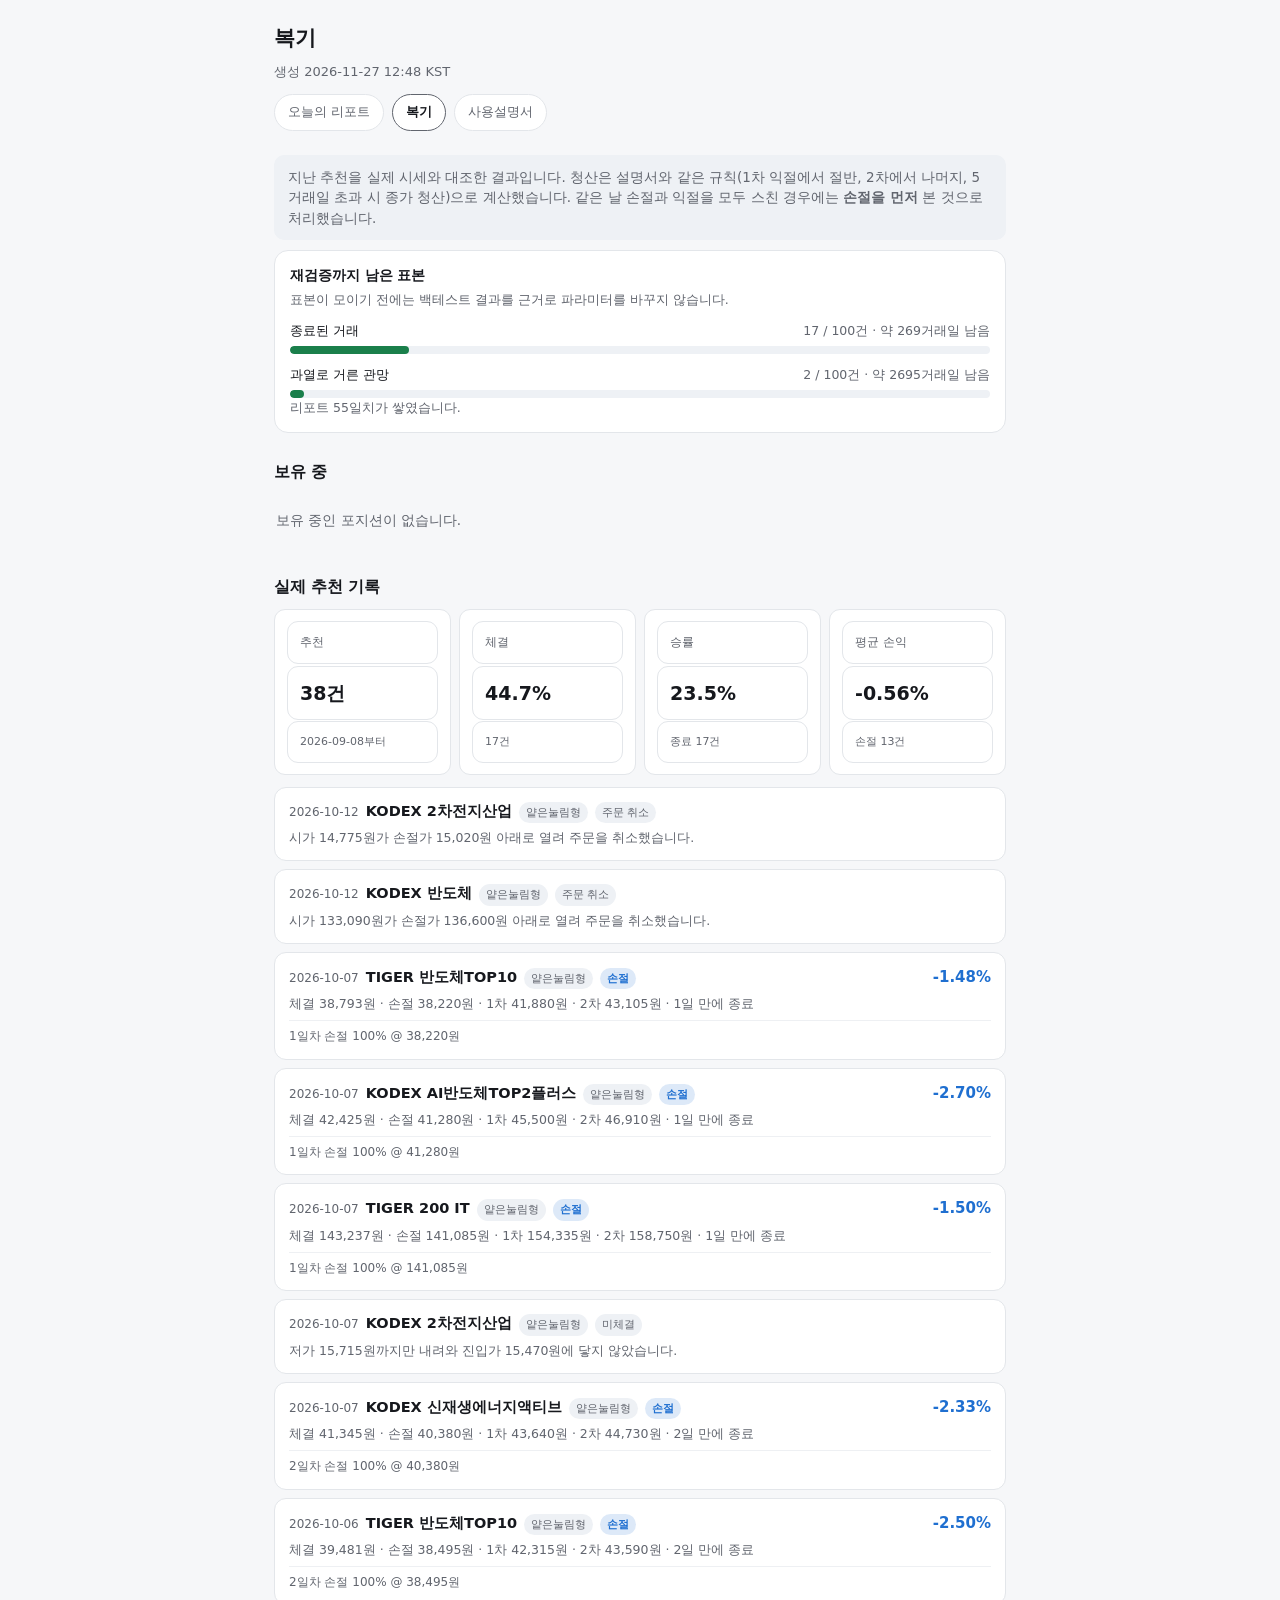
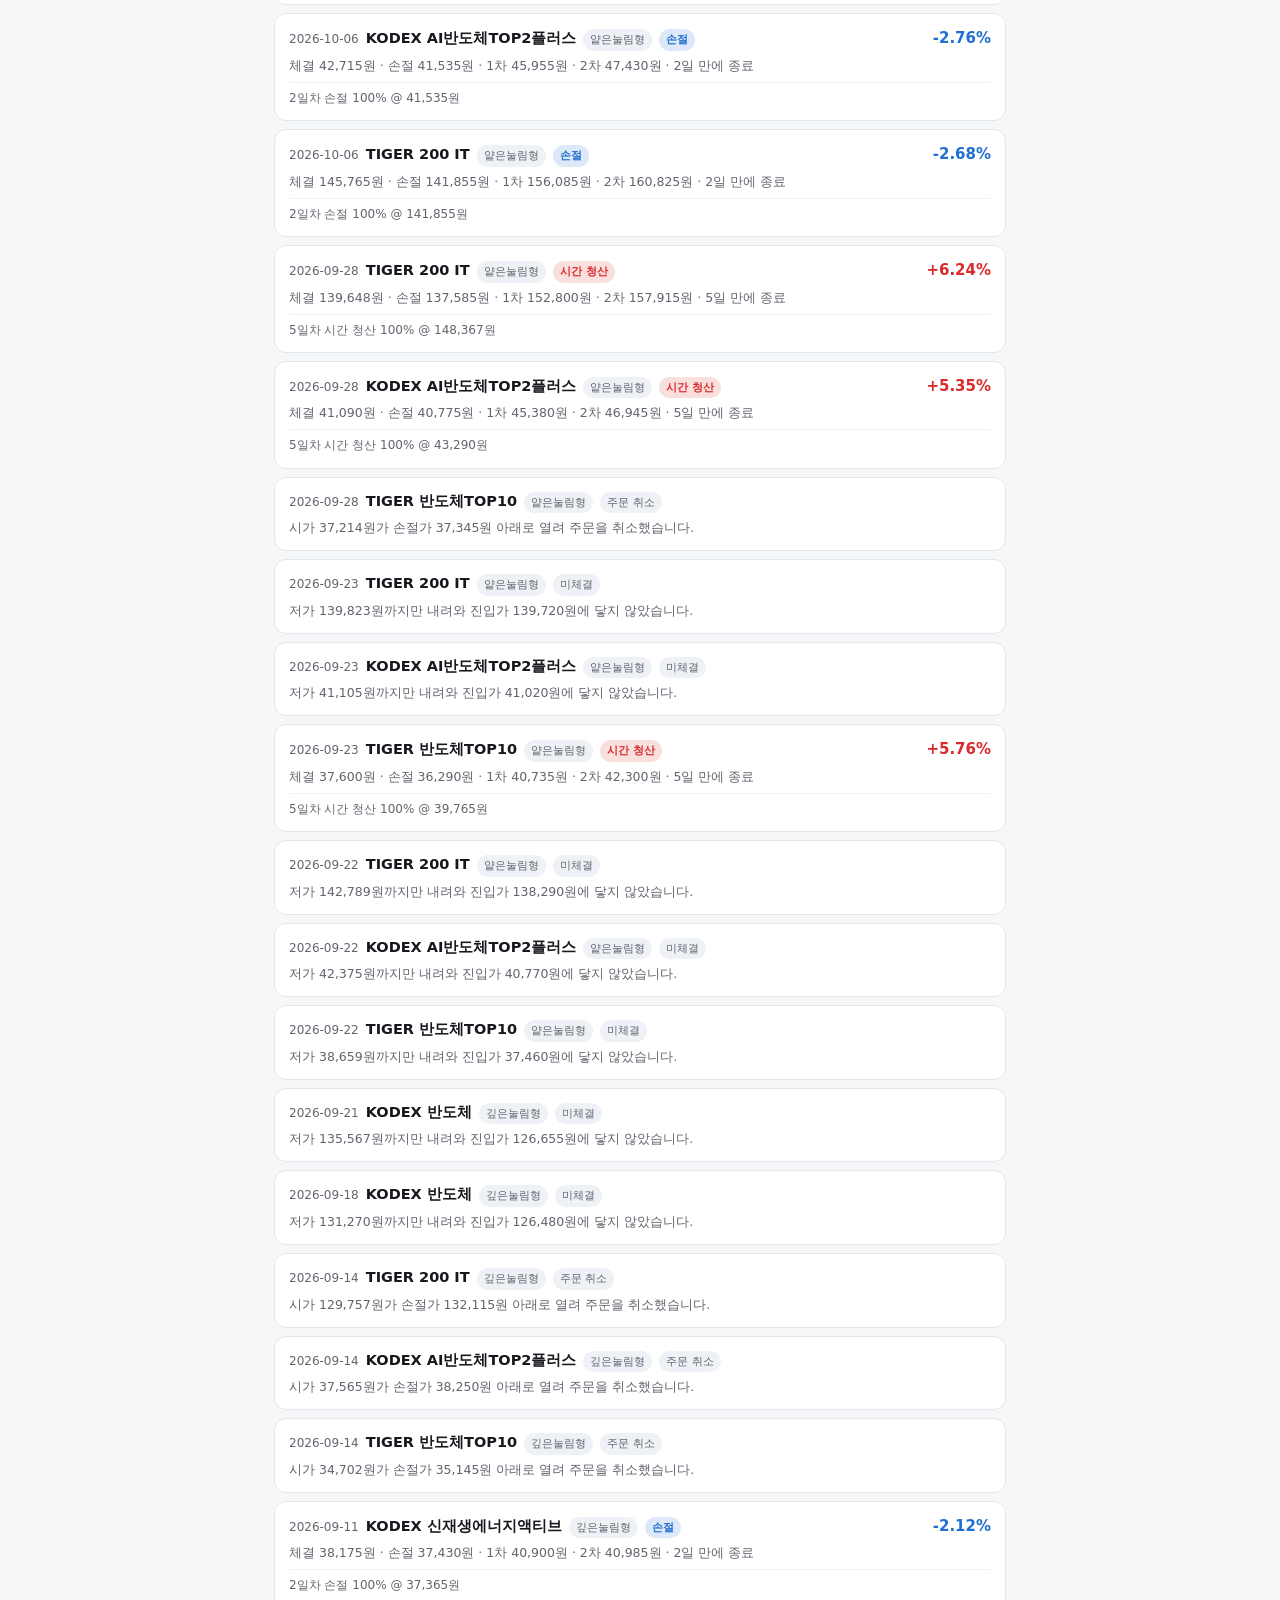
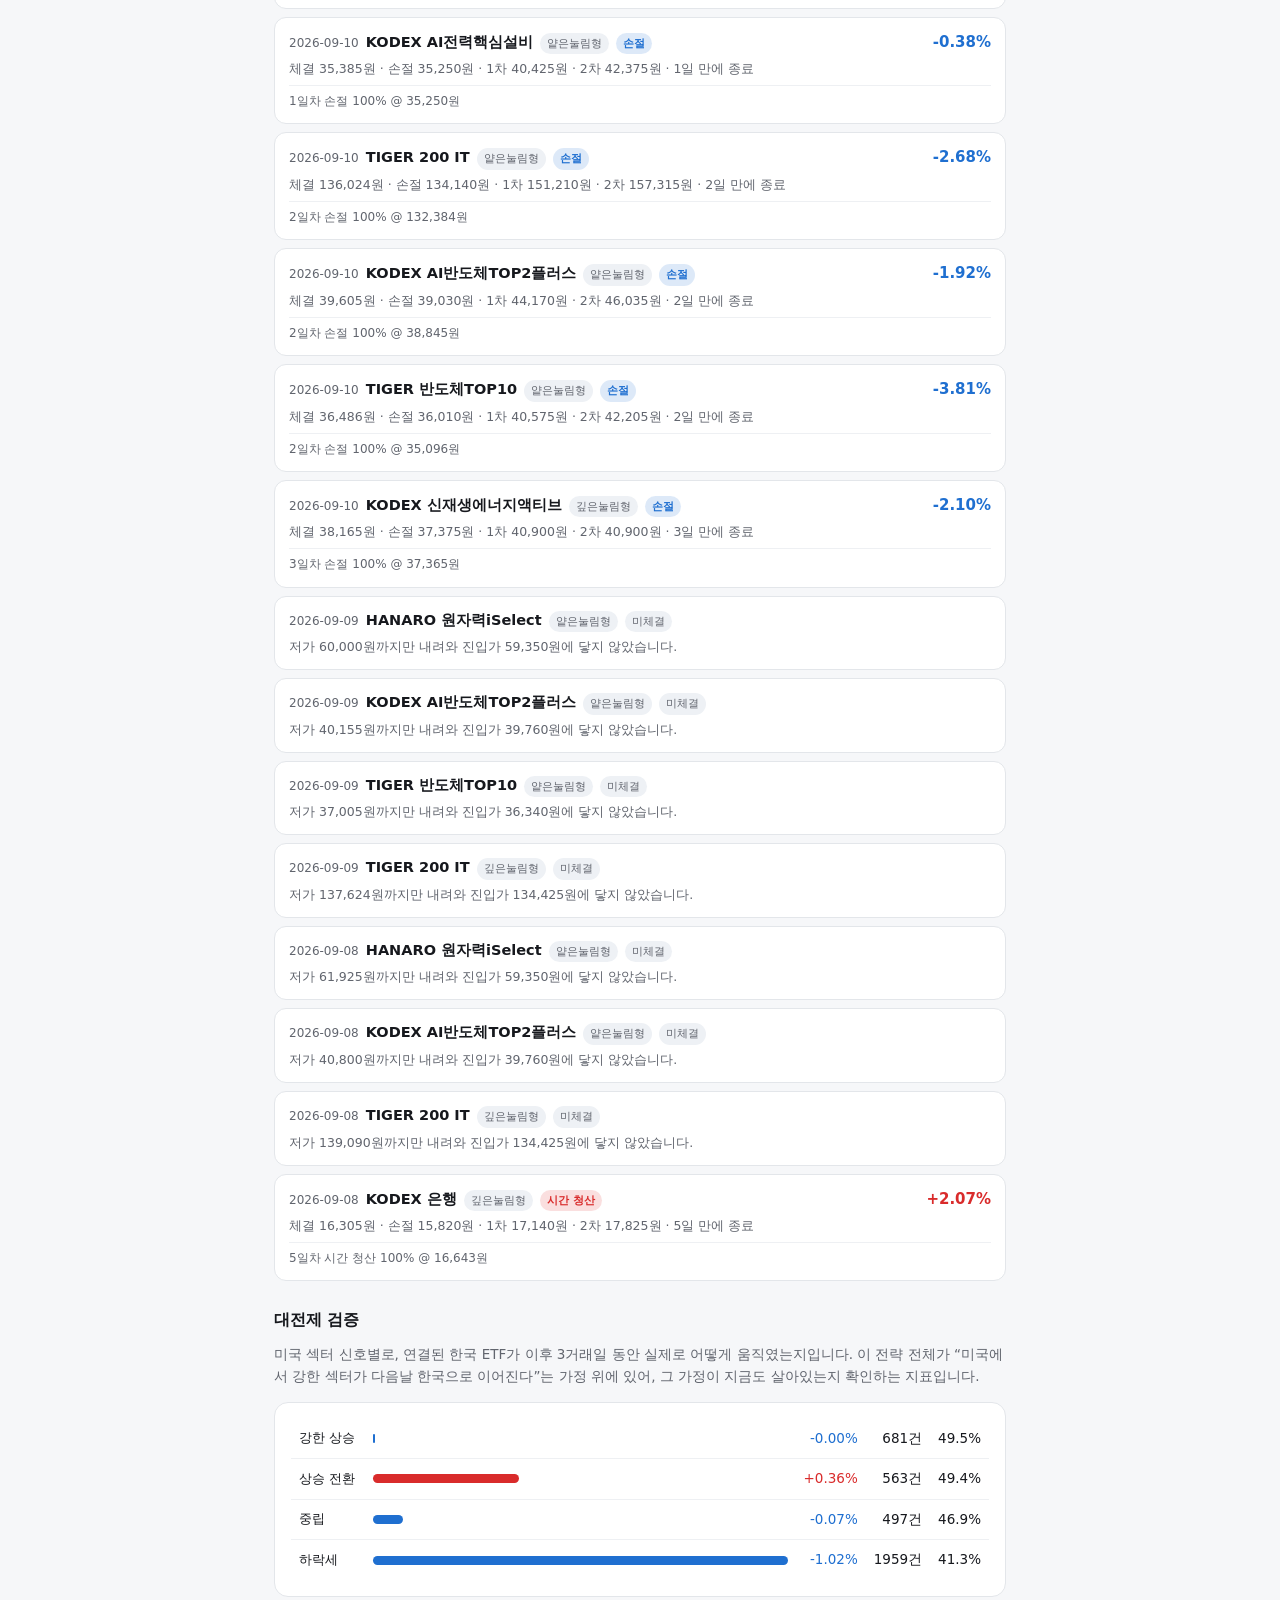
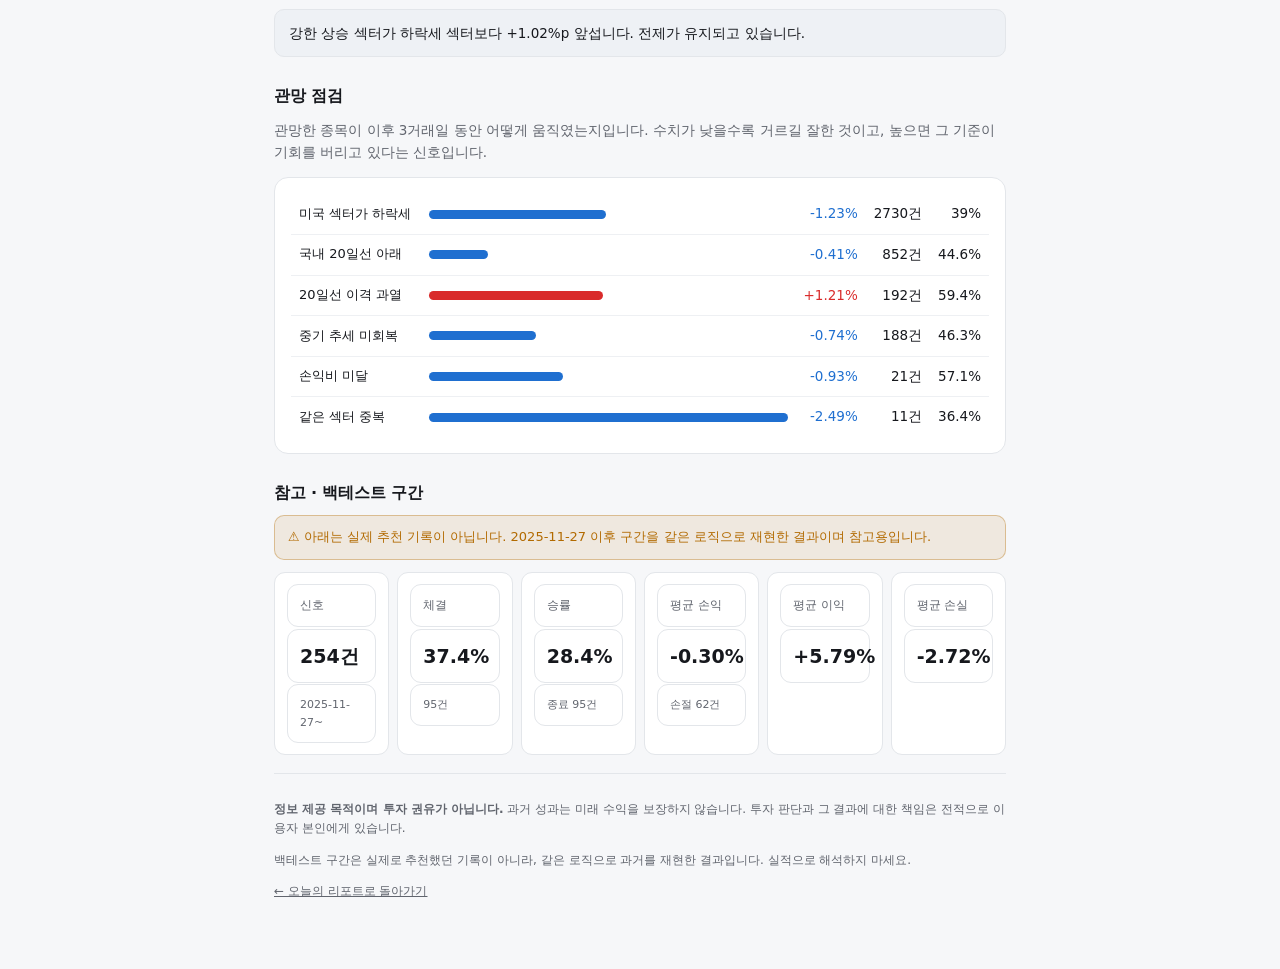
<file: docs/review.html>
<!doctype html>
<html lang="ko">
<head>
<meta charset="utf-8">
<meta name="viewport" content="width=device-width, initial-scale=1, viewport-fit=cover">
<meta name="color-scheme" content="light dark">
<meta name="description" content="지난 추천이 실제로 어떻게 됐는지 시세와 대조한 복기 기록">
<title>복기 · 섹터 스윙 리포트</title>
<link rel="stylesheet" href="assets/style.css">
</head>
<body>
<div class="wrap">

  <header>
    <h1>복기</h1>
    <div class="meta" id="meta">불러오는 중…</div>
    <nav class="nav">
      <a href="index.html">오늘의 리포트</a>
      <a href="review.html" class="on">복기</a>
      <a href="guide.html">사용설명서</a>
    </nav>
  </header>

  <div class="banner note">
    지난 추천을 실제 시세와 대조한 결과입니다. 청산은 설명서와 같은 규칙(1차 익절에서 절반,
    2차에서 나머지, 5거래일 초과 시 종가 청산)으로 계산했습니다.
    같은 날 손절과 익절을 모두 스친 경우에는 <b>손절을 먼저</b> 본 것으로 처리했습니다.
  </div>

  <div id="milestone"></div>

  <div id="waiting-sec" hidden>
    <h2>대기 중 <span class="cnt" id="wait-cnt"></span></h2>
    <div id="waiting"></div>
  </div>

  <h2>보유 중 <span class="cnt" id="open-cnt"></span></h2>
  <div id="open"></div>

  <h2>실제 추천 기록</h2>
  <div id="live"></div>

  <h2>대전제 검증</h2>
  <div id="premise"></div>

  <h2>관망 점검</h2>
  <div id="watch"></div>

  <h2>참고 · 백테스트 구간</h2>
  <div id="bt"></div>

  <div class="disc">
    <p><b>정보 제공 목적이며 투자 권유가 아닙니다.</b> 과거 성과는 미래 수익을 보장하지 않습니다.
    투자 판단과 그 결과에 대한 책임은 전적으로 이용자 본인에게 있습니다.</p>
    <p>백테스트 구간은 실제로 추천했던 기록이 아니라, 같은 로직으로 과거를 재현한 결과입니다.
    실적으로 해석하지 마세요.</p>
    <p><a href="index.html">← 오늘의 리포트로 돌아가기</a></p>
  </div>

</div>
<script src="assets/review.js"></script>
</body>
</html>
</file>
<file: docs/assets/style.css>
/* 섹터 스윙 리포트 - 모바일 우선, 다크모드 기본 */
:root {
  --bg: #f6f7f9; --card: #fff; --ink: #16181d; --dim: #61656e;
  --line: #e3e6ea; --line2: #eef0f3;
  --up: #d92b2b; --down: #1f6fd0; --warn: #b26a00; --ok: #1a7f4b;
  --chipbg: #eef1f5;
  --r: 14px;
  --fs: 15px;
}
@media (prefers-color-scheme: dark) {
  :root {
    --bg: #0e1015; --card: #171a21; --ink: #e8eaee; --dim: #9aa0ab;
    --line: #262b35; --line2: #1f242c;
    --up: #ff6b6b; --down: #5aa9ff; --warn: #e0a33a; --ok: #4ad08a;
    --chipbg: #222732;
  }
}
* { box-sizing: border-box; }
html { -webkit-text-size-adjust: 100%; }
body {
  margin: 0; background: var(--bg); color: var(--ink);
  font: var(--fs)/1.6 -apple-system, BlinkMacSystemFont, "Apple SD Gothic Neo",
        "Pretendard", "Malgun Gothic", system-ui, sans-serif;
  padding: 0 0 56px;
}
.wrap { max-width: 760px; margin: 0 auto; padding: 0 14px; }
a { color: inherit; }

/* 헤더 */
header { padding: 22px 0 14px; }
h1 { font-size: 21px; margin: 0 0 6px; letter-spacing: -.02em; }
.meta { color: var(--dim); font-size: 13px; }
.meta b { color: var(--ink); font-weight: 600; }

/* 배너 */
.banner {
  border-radius: 10px; padding: 11px 13px; margin: 10px 0; font-size: 13.5px;
  border: 1px solid transparent; line-height: 1.5;
}
.banner.warn { background: rgba(224,163,58,.13); border-color: rgba(224,163,58,.4); color: var(--warn); }
.banner.err  { background: rgba(217,43,43,.13); border-color: rgba(217,43,43,.4); color: var(--up); }
.banner.note { background: var(--chipbg); color: var(--dim); }

/* 헤드라인 */
.headline {
  background: var(--card); border: 1px solid var(--line); border-radius: var(--r);
  padding: 16px; margin: 14px 0; font-size: 15.5px; line-height: 1.65;
}
.headline .regime { display: block; margin-top: 8px; font-size: 13px; color: var(--dim); }

h2 { font-size: 16px; margin: 26px 0 10px; letter-spacing: -.01em; }
h2 .cnt { color: var(--dim); font-weight: 400; font-size: 14px; }

/* 종목 카드 */
.card {
  background: var(--card); border: 1px solid var(--line);
  border-radius: var(--r); padding: 15px; margin-bottom: 12px;
}
.card-top { display: flex; align-items: flex-start; gap: 8px; flex-wrap: wrap; }
.nm { font-weight: 700; font-size: 16.5px; letter-spacing: -.01em; }
.code { color: var(--dim); font-size: 12.5px; font-variant-numeric: tabular-nums; }
.spacer { flex: 1 1 auto; }
.chips { display: flex; gap: 5px; flex-shrink: 0; }
.chip {
  font-size: 11.5px; padding: 3px 8px; border-radius: 999px;
  background: var(--chipbg); color: var(--dim); white-space: nowrap;
}
.chip.strong  { background: rgba(217,43,43,.15); color: var(--up); font-weight: 600; }
.chip.turning { background: rgba(178,106,0,.15); color: var(--warn); font-weight: 600; }
.chip.setup   { background: rgba(31,111,208,.15); color: var(--down); font-weight: 600; }
.from { color: var(--dim); font-size: 12.5px; margin-top: 3px; }

.howto {
  margin: 11px 0; padding: 10px 12px; background: var(--chipbg);
  border-radius: 9px; font-size: 13px; line-height: 1.55;
}

/* 가격표 */
table.px { width: 100%; border-collapse: collapse; margin-top: 4px; }
table.px td { padding: 7px 0; border-bottom: 1px solid var(--line2); font-size: 14px; }
table.px tr:last-child td { border-bottom: 0; }
table.px td:first-child { color: var(--dim); width: 6.2em; }
table.px td.v { text-align: right; font-variant-numeric: tabular-nums; font-weight: 600; }
table.px td.d { text-align: right; width: 5.4em; font-variant-numeric: tabular-nums; font-size: 13px; }
.pos { color: var(--up); } .neg { color: var(--down); }
tr.entry td { font-size: 15px; }
tr.entry td.v { font-size: 16px; }

.sub { color: var(--dim); font-size: 12.5px; margin-top: 9px; line-height: 1.6; }
.sub .sep { opacity: .45; margin: 0 5px; }
.cancel { color: var(--warn); font-size: 12.5px; margin-top: 7px; }

/* 링크 버튼 */
.links { display: flex; gap: 8px; margin-top: 13px; }
.links a {
  flex: 1; text-align: center; padding: 10px 0; border-radius: 9px;
  border: 1px solid var(--line); text-decoration: none;
  font-size: 13.5px; font-weight: 600; color: var(--ink); background: transparent;
}
.links a.naver { border-color: rgba(26,127,75,.5); color: var(--ok); }
.links a.toss  { border-color: rgba(31,111,208,.5); color: var(--down); }

/* 뉴스 */
.news { margin-top: 12px; border-top: 1px solid var(--line2); padding-top: 10px; }
.news-h { font-size: 12.5px; color: var(--dim); margin-bottom: 7px; }
.news li { list-style: none; margin-bottom: 6px; font-size: 13px; line-height: 1.5; }
.news ul { margin: 0; padding: 0; }
.news a { text-decoration: none; }
.news a:hover { text-decoration: underline; }
.tone { font-size: 10.5px; padding: 1px 5px; border-radius: 4px; margin-right: 5px;
        background: var(--chipbg); color: var(--dim); vertical-align: 1px; }
.tone.positive { background: rgba(217,43,43,.15); color: var(--up); }
.tone.negative { background: rgba(31,111,208,.15); color: var(--down); }
.src { color: var(--dim); font-size: 11.5px; }

/* 섹터 히트맵 */
.heat { display: grid; grid-template-columns: repeat(auto-fill, minmax(102px, 1fr)); gap: 7px; }
.hcell {
  border-radius: 10px; padding: 9px 10px; border: 1px solid var(--line);
  background: var(--card);
}
.hcell .t { font-size: 12.5px; font-weight: 600; }
.hcell .r { font-size: 15px; font-variant-numeric: tabular-nums; font-weight: 700; margin-top: 2px; }
.hcell .s { font-size: 10.5px; color: var(--dim); margin-top: 1px; }

/* 관망 목록 */
details.watch { background: var(--card); border: 1px solid var(--line); border-radius: var(--r); }
details.watch > summary {
  cursor: pointer; padding: 13px 15px; font-size: 14.5px; font-weight: 600;
  list-style: none;
}
details.watch > summary::-webkit-details-marker { display: none; }
details.watch > summary::after { content: " ▾"; color: var(--dim); }
details.watch[open] > summary::after { content: " ▴"; }
.wrow { padding: 11px 15px; border-top: 1px solid var(--line2); font-size: 13.5px; }
.wrow .wn { font-weight: 600; }
.wrow .wr { color: var(--dim); font-size: 12.5px; margin-top: 3px; }

/* 하단 */
.rules { background: var(--card); border: 1px solid var(--line); border-radius: var(--r);
         padding: 15px; font-size: 13.5px; line-height: 1.7; }
.rules ol { margin: 8px 0 0; padding-left: 20px; }
.rules li { margin-bottom: 7px; }
.disc { color: var(--dim); font-size: 12px; line-height: 1.6; margin-top: 18px;
        padding-top: 14px; border-top: 1px solid var(--line); }
select {
  font: inherit; font-size: 13.5px; padding: 7px 10px; border-radius: 8px;
  border: 1px solid var(--line); background: var(--card); color: var(--ink);
}
.empty { background: var(--card); border: 1px dashed var(--line); border-radius: var(--r);
         padding: 22px 16px; text-align: center; color: var(--dim); font-size: 14px; }

/* ===== 사용설명서 ===== */
.nav { display: flex; gap: 8px; margin: 12px 0 0; }
.nav a {
  font-size: 13px; padding: 7px 13px; border-radius: 999px; text-decoration: none;
  border: 1px solid var(--line); color: var(--dim); background: var(--card);
}
.nav a.on { color: var(--ink); font-weight: 600; border-color: var(--dim); }

h3 { font-size: 14.5px; margin: 20px 0 8px; letter-spacing: -.01em; }
.g-card { background: var(--card); border: 1px solid var(--line);
          border-radius: var(--r); padding: 16px; margin-bottom: 12px; }
.lead { color: var(--dim); font-size: 13.5px; margin: 0 0 14px; line-height: 1.65; }

/* 타임라인 */
.tl { position: relative; padding-left: 76px; }
.tl::before { content: ""; position: absolute; left: 62px; top: 6px; bottom: 6px;
              width: 2px; background: var(--line); }
.tl-item { position: relative; margin-bottom: 18px; }
.tl-time { position: absolute; left: -76px; width: 56px; text-align: right;
           font-size: 12.5px; font-weight: 700; font-variant-numeric: tabular-nums;
           color: var(--ink); line-height: 1.5; }
.tl-item::before { content: ""; position: absolute; left: -16px; top: 6px;
                   width: 9px; height: 9px; border-radius: 50%;
                   background: var(--card); border: 2px solid var(--dim); }
.tl-item.key::before { border-color: var(--up); background: var(--up); }
.tl-h { font-weight: 700; font-size: 14.5px; margin-bottom: 3px; }
.tl-b { font-size: 13.5px; color: var(--dim); line-height: 1.65; }
.tl-b b { color: var(--ink); font-weight: 600; }
.tl-b ul { margin: 6px 0 0; padding-left: 17px; }
.tl-b li { margin-bottom: 3px; }

/* 도식 그리드 */
.dgrid { display: grid; grid-template-columns: repeat(auto-fit, minmax(228px, 1fr)); gap: 12px; }
.dg { border: 1px solid var(--line); border-radius: 12px; padding: 13px; background: var(--card); }
.dg svg { width: 100%; height: auto; display: block; margin-bottom: 9px; }
.dg-t { font-weight: 700; font-size: 14.5px; margin-bottom: 4px; }
.dg-d { font-size: 12.8px; color: var(--dim); line-height: 1.6; }
.dg-d b { color: var(--ink); }
.dg-rule { font-size: 11.5px; color: var(--dim); margin-top: 8px; padding-top: 8px;
           border-top: 1px solid var(--line2); font-variant-numeric: tabular-nums; }

/* 범례 */
.legend { display: flex; flex-wrap: wrap; gap: 14px; font-size: 12.5px;
          color: var(--dim); margin-bottom: 12px; }
.legend span { display: inline-flex; align-items: center; gap: 6px; }
.swatch { width: 20px; height: 0; border-top-width: 2px; border-top-style: solid; }

/* 표 */
.tbl { width: 100%; border-collapse: collapse; font-size: 13.5px; }
.tbl th, .tbl td { padding: 9px 8px; border-bottom: 1px solid var(--line2); text-align: left; }
.tbl th { color: var(--dim); font-weight: 600; font-size: 12.5px; }
.tbl td.n, .tbl th.n { text-align: right; font-variant-numeric: tabular-nums;
                       white-space: nowrap; }
.tbl tr:last-child td { border-bottom: 0; }
.wrapx { overflow-x: auto; }

/* 강조 박스 */
.callout { border-radius: 10px; padding: 12px 14px; margin: 12px 0;
           font-size: 13.5px; line-height: 1.65; border: 1px solid; }
.callout.danger { background: rgba(217,43,43,.10); border-color: rgba(217,43,43,.35); }
.callout.info   { background: var(--chipbg); border-color: var(--line); }
.callout b { font-weight: 700; }
.num { display: inline-flex; align-items: center; justify-content: center;
       width: 20px; height: 20px; border-radius: 50%; background: var(--chipbg);
       font-size: 11.5px; font-weight: 700; margin-right: 7px; flex-shrink: 0; }
.plist { list-style: none; padding: 0; margin: 0; }
.plist > li { display: flex; margin-bottom: 13px; font-size: 13.5px; line-height: 1.65; }
.plist b { color: var(--ink); }

/* ===== 수량 계산기 (휘발성) ===== */
.calc { margin-top: 12px; border-top: 1px solid var(--line2); padding-top: 11px; }
.calc-h { font-size: 12.5px; color: var(--dim); margin-bottom: 8px; display: flex;
          align-items: baseline; gap: 6px; flex-wrap: wrap; }
.calc-h b { color: var(--ink); font-size: 13px; font-weight: 600; }
.calc-field { display: flex; align-items: center; gap: 7px;
              border: 1px solid var(--line); border-radius: 9px;
              padding: 0 11px; background: var(--bg); }
.calc-field:focus-within { border-color: var(--dim); }
.calc-field input {
  flex: 1; min-width: 0; border: 0; background: transparent; color: var(--ink);
  font: inherit; font-size: 16px; font-weight: 600; padding: 10px 0;
  text-align: right; font-variant-numeric: tabular-nums;
  -moz-appearance: textfield; outline: none;
}
.calc-field input::-webkit-outer-spin-button,
.calc-field input::-webkit-inner-spin-button { -webkit-appearance: none; margin: 0; }
.calc-field input::placeholder { color: var(--dim); font-weight: 400; }
.calc-field .unit { color: var(--dim); font-size: 13.5px; flex-shrink: 0; }
/* 프리셋은 균등 그리드로. 줄바꿈 시 한 개만 남아 떨어지는 것을 막는다. */
.calc-pre { display: grid; grid-template-columns: repeat(4, 1fr); gap: 6px; margin-top: 8px; }
.calc-pre button {
  font: inherit; font-size: 12px; padding: 6px 4px; border-radius: 999px;
  border: 1px solid var(--line); background: var(--card); color: var(--dim);
  cursor: pointer; font-variant-numeric: tabular-nums; white-space: nowrap;
}
.calc-pre button:hover { color: var(--ink); border-color: var(--dim); }
.calc-out { margin-top: 11px; }
.calc-out table { width: 100%; border-collapse: collapse; }
.calc-out td { padding: 6px 0; font-size: 13.5px; border-bottom: 1px solid var(--line2); }
.calc-out tr:last-child td { border-bottom: 0; }
.calc-out td:first-child { color: var(--dim); }
.calc-out td.v { text-align: right; font-variant-numeric: tabular-nums; font-weight: 600; }
.calc-qty td { padding-top: 9px; }
.calc-qty td.v { font-size: 19px; }
.calc-note { font-size: 11.5px; color: var(--dim); margin-top: 9px; line-height: 1.55; }
.calc-warn { font-size: 12.5px; color: var(--warn); margin-top: 9px; line-height: 1.55; }

/* ===== 복기 페이지 ===== */
.kpi { display: grid; grid-template-columns: repeat(auto-fit, minmax(96px, 1fr));
       gap: 8px; margin-bottom: 12px; }
.kpi div { background: var(--card); border: 1px solid var(--line); border-radius: 11px;
           padding: 11px 12px; }
.kpi .k { font-size: 11.5px; color: var(--dim); }
.kpi .v { font-size: 19px; font-weight: 700; font-variant-numeric: tabular-nums; margin-top: 2px; }
.kpi .s { font-size: 11px; color: var(--dim); margin-top: 1px; }

.trow { background: var(--card); border: 1px solid var(--line); border-radius: 12px;
        padding: 12px 14px; margin-bottom: 8px; }
.trow-h { display: flex; align-items: baseline; gap: 7px; flex-wrap: wrap; }
.trow-h .d { color: var(--dim); font-size: 12px; font-variant-numeric: tabular-nums; }
.trow-h .n { font-weight: 700; font-size: 14.5px; }
.trow-h .r { margin-left: auto; font-weight: 700; font-variant-numeric: tabular-nums; font-size: 15px; }
.trow-b { font-size: 12.5px; color: var(--dim); margin-top: 5px; line-height: 1.6; }
.trow-legs { font-size: 12px; color: var(--dim); margin-top: 6px;
             padding-top: 6px; border-top: 1px solid var(--line2); }
.trow-legs span { margin-right: 10px; white-space: nowrap; }
.st { font-size: 11px; padding: 2px 7px; border-radius: 999px; background: var(--chipbg); color: var(--dim); }
.st.win  { background: rgba(217,43,43,.15); color: var(--up); font-weight: 600; }
.st.loss { background: rgba(31,111,208,.15); color: var(--down); font-weight: 600; }
.st.open { background: rgba(178,106,0,.15); color: var(--warn); font-weight: 600; }

.bars td:first-child { white-space: nowrap; width: 1%; padding-right: 10px; font-size: 13px; }
.bars td.bar { width: auto; min-width: 34px; padding-right: 8px; }
.bars td.n { white-space: nowrap; width: 1%; padding-left: 8px; }
.bars .b { height: 9px; border-radius: 5px; background: var(--up); min-width: 2px; }
.bars .b.neg { background: var(--down); }

.bt-note { background: rgba(178,106,0,.10); border: 1px solid rgba(178,106,0,.35);
           color: var(--warn); border-radius: 10px; padding: 11px 13px;
           font-size: 13px; line-height: 1.6; margin-bottom: 12px; }
.empty-sm { color: var(--dim); font-size: 13.5px; padding: 16px 2px; }

/* 표본 진행률 */
.ms { background: var(--card); border: 1px solid var(--line); border-radius: var(--r);
      padding: 14px 15px; margin-bottom: 12px; }
.ms.done { border-color: rgba(26,127,75,.5); background: rgba(26,127,75,.08); }
.ms-h { font-size: 13.5px; font-weight: 600; margin-bottom: 3px; }
.ms-s { font-size: 12.5px; color: var(--dim); line-height: 1.6; }
.ms-row { margin-top: 11px; }
.ms-lab { display: flex; font-size: 12.5px; margin-bottom: 5px; }
.ms-lab .r { margin-left: auto; font-variant-numeric: tabular-nums; color: var(--dim); }
.ms-bar { height: 8px; border-radius: 4px; background: var(--chipbg); overflow: hidden; }
.ms-bar i { display: block; height: 100%; background: var(--ok); border-radius: 4px; min-width: 2px; }

/* 연결표의 레버리지 참고 줄 */
.lev { display: block; margin-top: 5px; padding-top: 5px;
       border-top: 1px dashed var(--line); font-size: 11.5px; color: var(--dim);
       line-height: 1.5; }
.lev b { color: var(--warn); font-weight: 600; }
.lev .thin { opacity: .8; }
</file>
